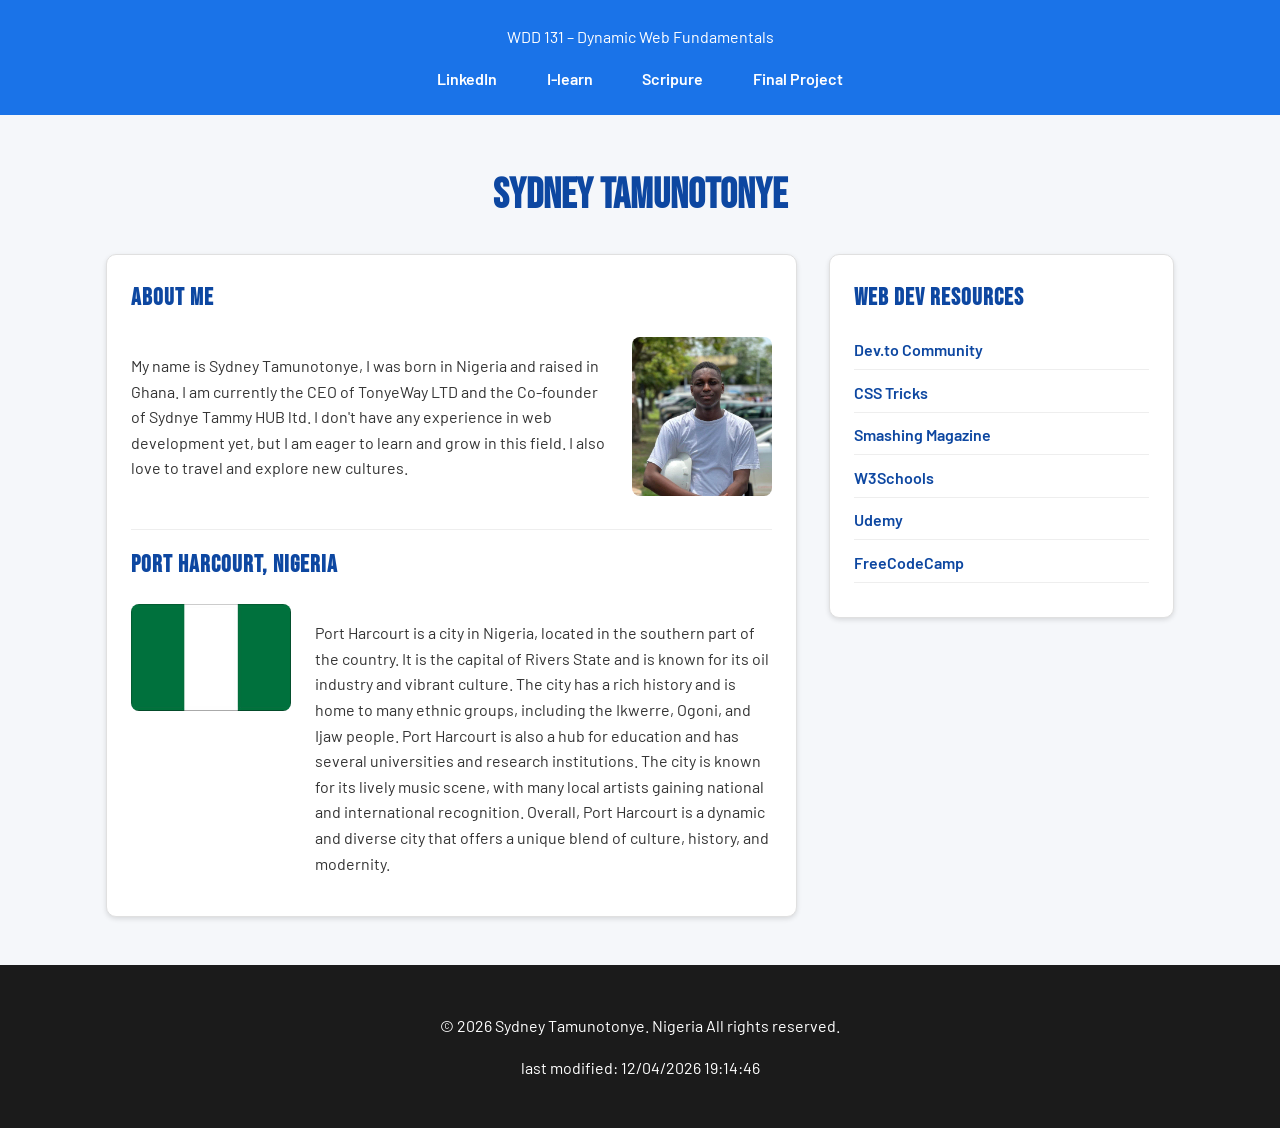
<file: index.html>
<!DOCTYPE html>
<html lang="en">

<head>
    <meta charset="UTF-8">
    <meta name="viewport" content="width=device-width, initial-scale=1.0">
    <meta name="description" content="Welcome to my personal website for WDD131. This site is a creative space where I share my learning journey.">
    <meta name="author" content="Sydney Tamunotonye">
    <link rel="preconnect" href="https://fonts.googleapis.com">
    <link rel="preconnect" href="https://fonts.gstatic.com" crossorigin>
    <link href="https://fonts.googleapis.com/css2?family=Barlow:wght@400;800&family=Bebas+Neue&display=swap"
        rel="stylesheet">
    <link rel="stylesheet" href="styles/base.css">
    <script src="scripts/getdates.js" defer></script>
    <title>WDD 131 – Dynamic Web Fundamentals – Sydney Tamunotonye</title>

</head>

<body>
    <header>
        <span id="course-title">WDD 131 – Dynamic Web Fundamentals</span>
        <nav>
            <ul>
                <li><a href="https://www.linkedin.com/in/sydneytamunotonye/">LinkedIn</a></li>
                <li><a href="https://byupw.instructure.com/">I-learn</a></li>
                <li><a href="https://www.churchofjesuschrist.org/study/scriptures/bofm/2-ne/2?lang=eng">Scripure</a>
                </li>
                <li><a href="contact.html">Final Project</a></li>
            </ul>
        </nav>
    </header>
    <main>
        <h1>Sydney Tamunotonye</h1>
        <div class="content-grid">
            <section class="card">
                <h2>About Me</h2>
                <div class="about-row">
                    <p>My name is Sydney Tamunotonye, I was born in Nigeria and raised in Ghana. I am currently the CEO
                        of TonyeWay LTD and the Co-founder of Sydnye Tammy HUB ltd. I don't have any experience in web
                        development yet, but I am eager to learn and grow in this field. I also love to travel and
                        explore new cultures.</p>
                    <img src="images/personal.jpg" alt="Sydney Tamunotonye" width="300">
                </div>

                <div class="location-block">
                    <h2>Port Harcourt, Nigeria</h2>
                    <div class="location-row">
                        <img src="images/nigeria.jpg" alt="Port Harcourt, Nigeria" width="300">
                        <p>Port Harcourt is a city in Nigeria, located in the southern part of the country. It is the
                            capital of Rivers State and is known for its oil industry and vibrant culture. The city has
                            a rich history and is home to many ethnic groups, including the Ikwerre, Ogoni, and Ijaw
                            people. Port Harcourt is also a hub for education and has several universities and research
                            institutions. The city is known for its lively music scene, with many local artists gaining
                            national and international recognition. Overall, Port Harcourt is a dynamic and diverse city
                            that offers a unique blend of culture, history, and modernity.</p>
                    </div>
                </div>
            </section>

            <section class="card">
                <h2>Web Dev Resources</h2>
                <ul>
                    <li><a href="https://developer.mozilla.org/">Dev.to Community</a></li>
                    <li><a href="https://css-tricks.com/">CSS Tricks</a></li>
                    <li><a href="https://www.smashingmagazine.com/">Smashing Magazine</a></li>
                    <li><a href="https://www.w3schools.com/">W3Schools</a></li>
                    <li><a href="https://www.udemy.com/">Udemy</a></li>
                    <li><a href="https://www.freecodecamp.org/">FreeCodeCamp</a></li>
                </ul>
            </section>
        </div><!-- end .content-grid -->
    </main>
    <footer>
        <p>&copy; <span id="currentyear"></span> Sydney Tamunotonye. Nigeria All rights reserved.</p>
        <p>last modified: <span id="lastmodified"></span></p>
    </footer>
</body>

</html>
</file>
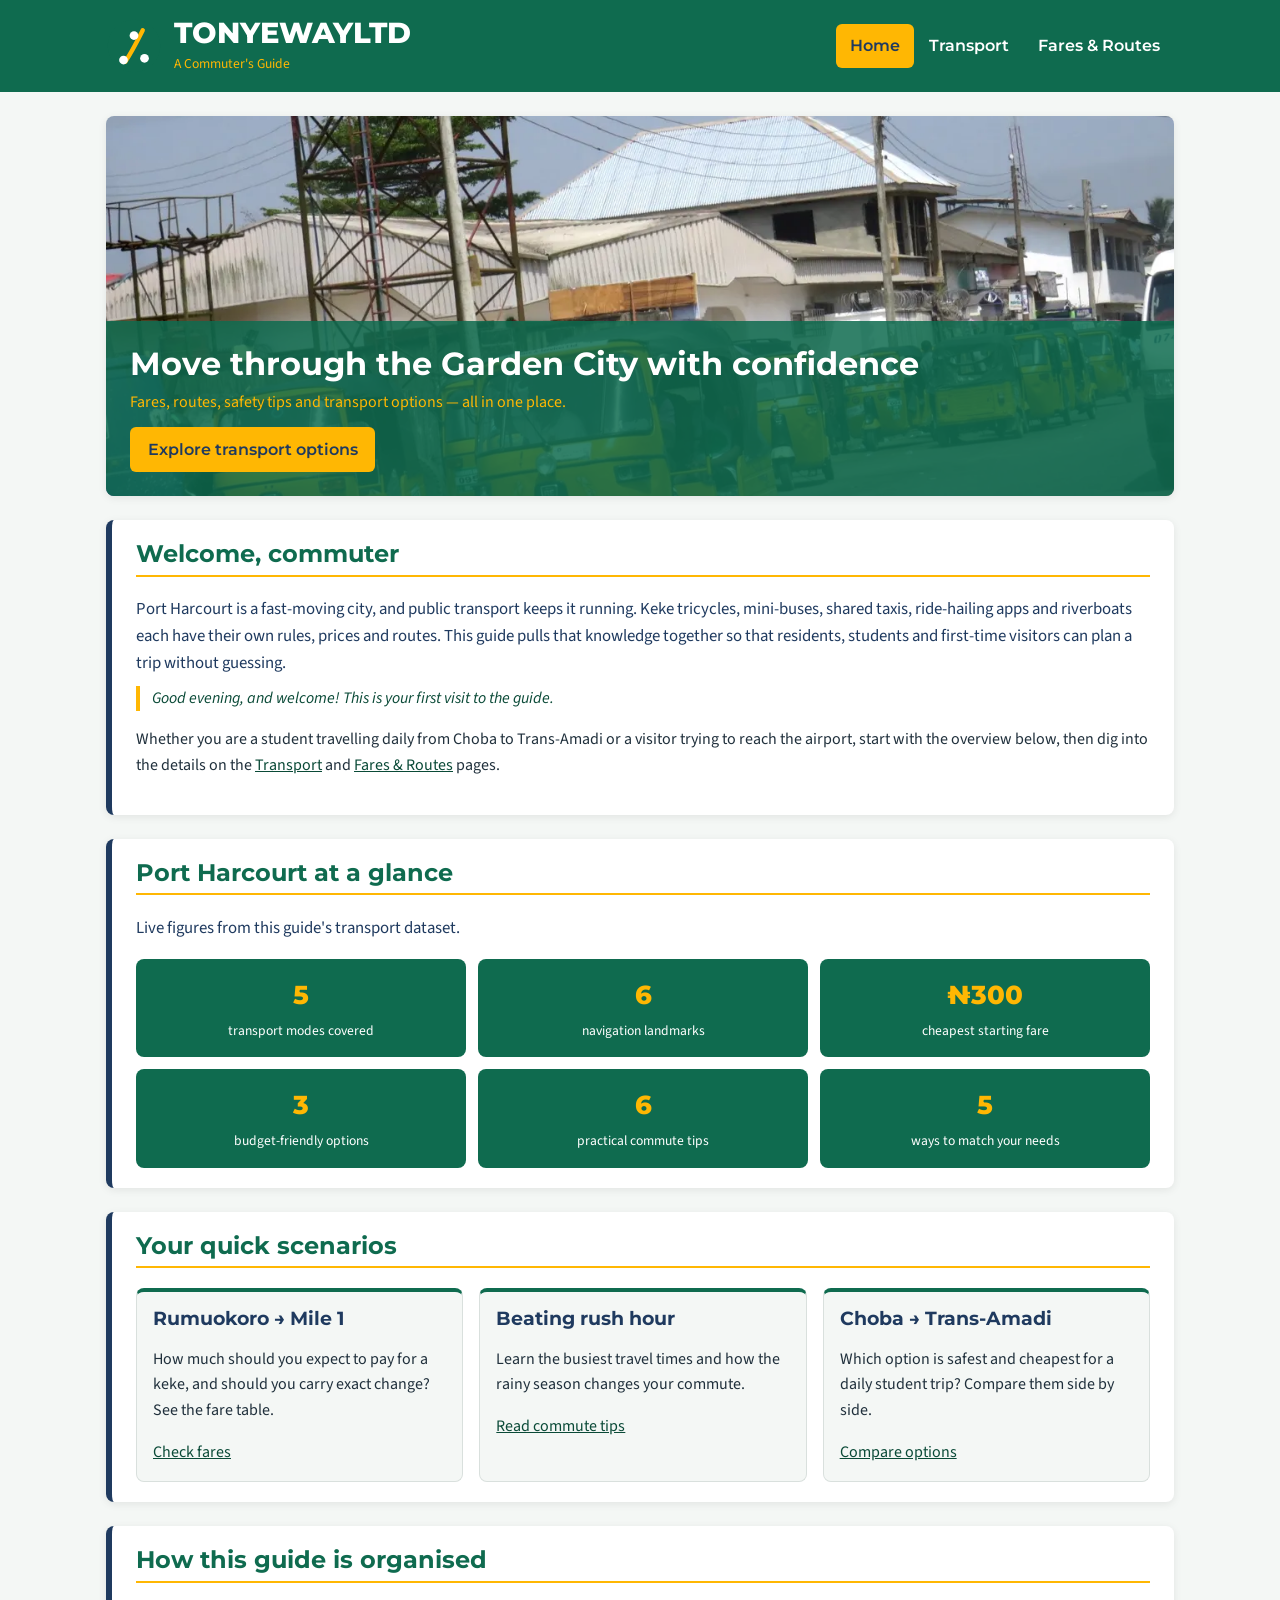
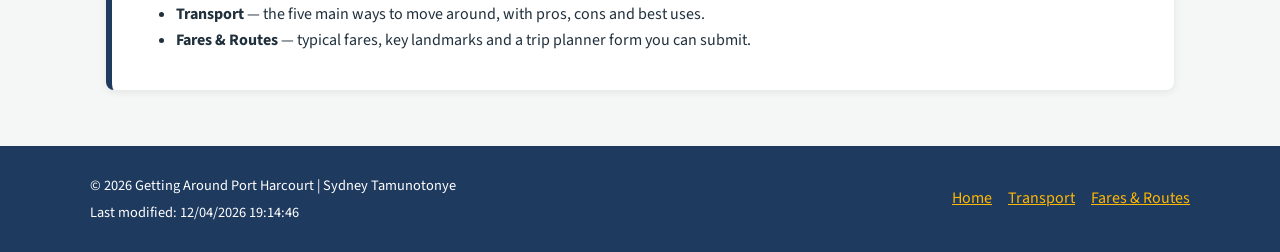
<file: project/index.html>
<!DOCTYPE html>
<html lang="en">

<head>
    <meta charset="UTF-8">
    <meta name="viewport" content="width=device-width, initial-scale=1.0">
    <meta name="description"
        content="Getting Around Port Harcourt: a commuter's guide to keke, buses, taxis, ride-hailing and water transport in Port Harcourt, Rivers State, Nigeria.">
    <meta name="author" content="Sydney Tamunotonye">
    <title>TONYEWAYLTD | Home</title>
    <link rel="icon" href="images/logo.svg" type="image/svg+xml">
    <link rel="preconnect" href="https://fonts.googleapis.com">
    <link rel="preconnect" href="https://fonts.gstatic.com" crossorigin>
    <link
        href="https://fonts.googleapis.com/css2?family=Montserrat:wght@600;800&family=Source+Sans+3:wght@400;600&display=swap"
        rel="stylesheet">
    <link rel="stylesheet" href="styles/base.css">
    <link rel="stylesheet" href="styles/home.css">
</head>

<body>
    <a class="skip-link" href="#main-content">Skip to main content</a>

    <header>
        <div class="header-inner">
            <a class="brand" href="index.html">
                <img src="images/logo.svg" alt="TONYEWAYLTD logo" width="56" height="56">
                <div class="brand-text">
                    <h1>TONYEWAYLTD</h1>
                    <span class="tagline">A Commuter's Guide</span>
                </div>
            </a>

            <button class="nav-toggle" id="nav-toggle" aria-expanded="false" aria-controls="primary-nav">
                <span class="bar"></span>
                <span class="bar"></span>
                <span class="bar"></span>
                <span class="visually-hidden">Menu</span>
            </button>

            <nav id="primary-nav" aria-label="Primary">
                <ul id="nav-list">
                    <li><a href="index.html" aria-current="page">Home</a></li>
                    <li><a href="transport.html">Transport</a></li>
                    <li><a href="fares.html">Fares &amp; Routes</a></li>
                </ul>
            </nav>
        </div>
    </header>

    <main id="main-content">
        <!-- Hero -->
        <div class="hero">
            <img src="images/ph-hero-large.webp"
                srcset="images/ph-hero-small.webp 640w, images/ph-hero-large.webp 1280w" sizes="100vw"
                alt="Keke tricycles and vehicles sharing a busy street in Port Harcourt" width="1280" height="960">
            <div class="hero-caption">
                <h2>Move through the Garden City with confidence</h2>
                <p>Fares, routes, safety tips and transport options — all in one place.</p>
                <a class="btn" href="transport.html">Explore transport options</a>
            </div>
        </div>

        <section>
            <h2>Welcome, commuter</h2>
            <p class="page-intro">
                Port Harcourt is a fast-moving city, and public transport keeps it running. Keke tricycles,
                mini-buses, shared taxis, ride-hailing apps and riverboats each have their own rules, prices and
                routes. This guide pulls that knowledge together so that residents, students and first-time
                visitors can plan a trip without guessing.
            </p>
            <p>
                Whether you are a student travelling daily from Choba to Trans-Amadi or a visitor trying to reach
                the airport, start with the overview below, then dig into the details on the
                <a href="transport.html">Transport</a> and <a href="fares.html">Fares &amp; Routes</a> pages.
            </p>
        </section>


        <section>
            <h2>Port Harcourt at a glance</h2>
            <p class="page-intro">Live figures from this guide's transport dataset.</p>
            <div class="stats" id="stats-grid">
            </div>
        </section>

        <section>
            <h2>Your quick scenarios</h2>
            <div class="scenario-grid">
                <article class="scenario">
                    <h3>Rumuokoro &rarr; Mile 1</h3>
                    <p>How much should you expect to pay for a keke, and should you carry exact change? See the
                        fare table.</p>
                    <a href="fares.html">Check fares</a>
                </article>
                <article class="scenario">
                    <h3>Beating rush hour</h3>
                    <p>Learn the busiest travel times and how the rainy season changes your commute.</p>
                    <a href="fares.html#tips">Read commute tips</a>
                </article>
                <article class="scenario">
                    <h3>Choba &rarr; Trans-Amadi</h3>
                    <p>Which option is safest and cheapest for a daily student trip? Compare them side by side.</p>
                    <a href="transport.html">Compare options</a>
                </article>
            </div>
        </section>

        <section>
            <h2>How this guide is organised</h2>
            <ul>
                <li><strong>Transport</strong> — the five main ways to move around, with pros, cons and best uses.</li>
                <li><strong>Fares &amp; Routes</strong> — typical fares, key landmarks and a trip planner form you can
                    submit.</li>
            </ul>
        </section>
    </main>

    <footer>
        <div class="footer-inner">
            <div>
                <p>&copy; <span id="currentyear"></span> Getting Around Port Harcourt | Sydney Tamunotonye</p>
                <p>Last modified: <span id="lastmodified"></span></p>
            </div>
            <ul class="footer-links">
                <li><a href="index.html">Home</a></li>
                <li><a href="transport.html">Transport</a></li>
                <li><a href="fares.html">Fares &amp; Routes</a></li>
            </ul>
        </div>
    </footer>

    <script src="scripts/getdates.js" defer></script>
    <script src="scripts/nav.js" defer></script>
    <script src="scripts/data.js" defer></script>
    <script src="scripts/home.js" defer></script>
</body>

</html>
</file>
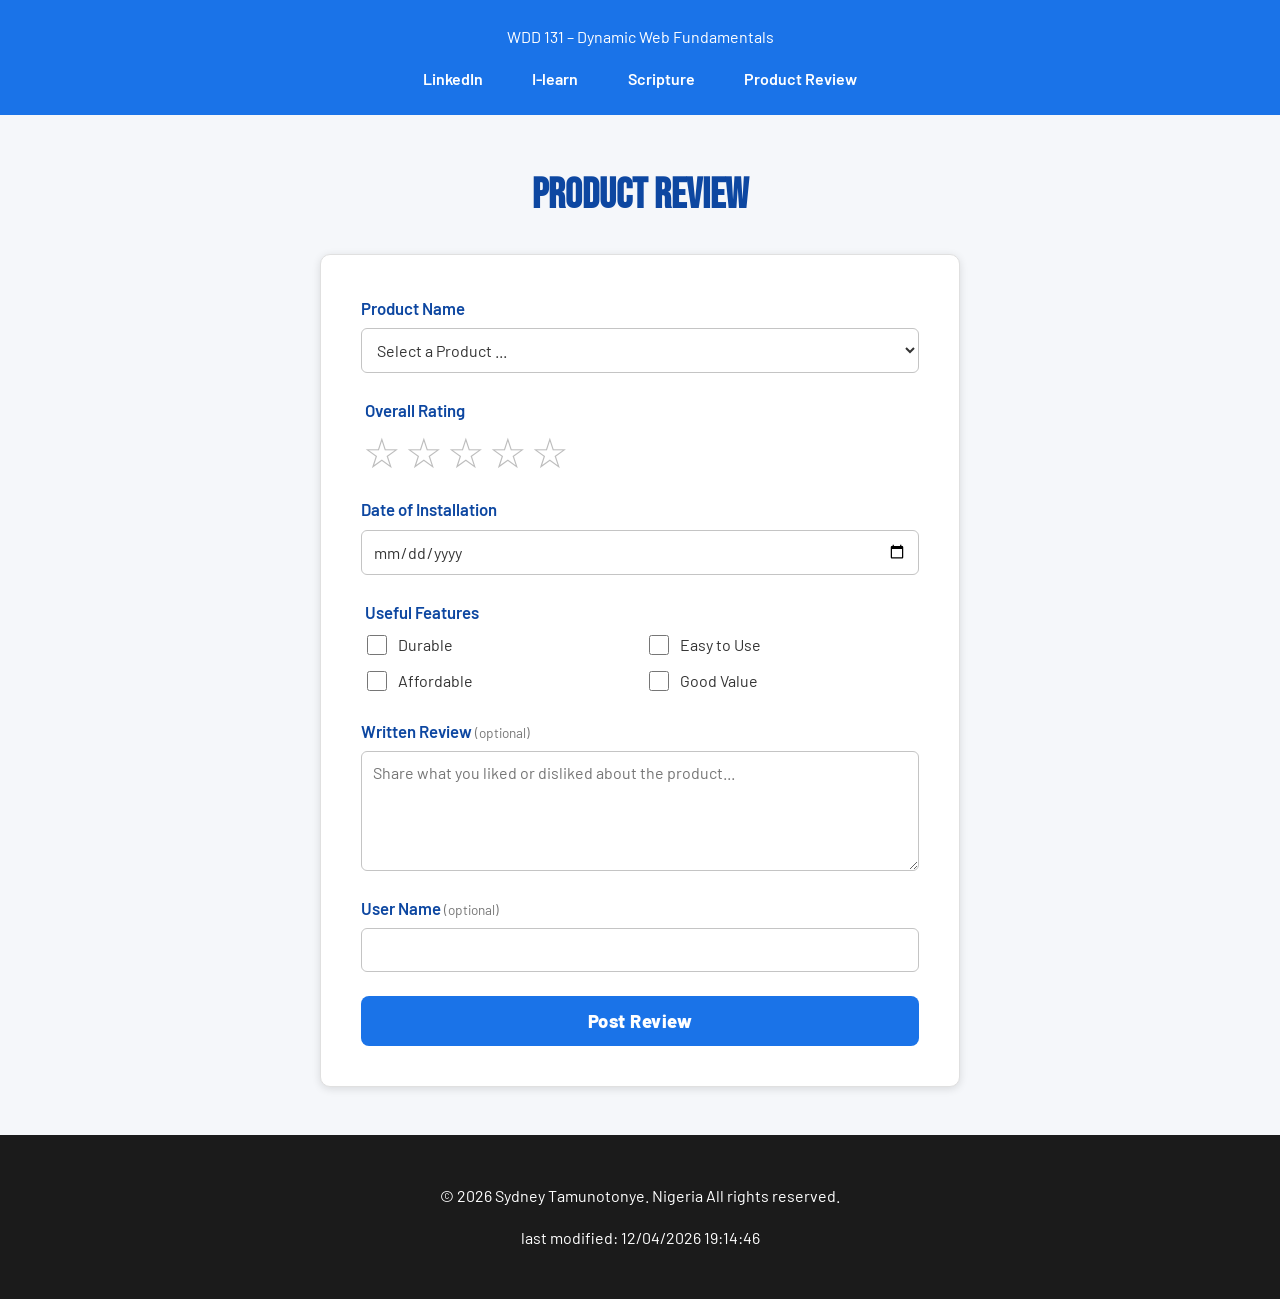
<file: form.html>
<!DOCTYPE html>
<html lang="en">

<head>
    <meta charset="UTF-8">
    <meta name="viewport" content="width=device-width, initial-scale=1.0">
    <meta name="description"
        content="Submit a product review for products you have used. Rate features, installation date, and share your written review.">
    <meta name="author" content="Sydney Tamunotonye">
    <link rel="preconnect" href="https://fonts.googleapis.com">
    <link rel="preconnect" href="https://fonts.gstatic.com" crossorigin>
    <link href="https://fonts.googleapis.com/css2?family=Barlow:wght@400;600;800&family=Bebas+Neue&display=swap"
        rel="stylesheet">
    <link rel="stylesheet" href="styles/base.css">
    <link rel="stylesheet" href="styles/form.css">
    <script src="scripts/getdates.js" defer></script>
    <script src="scripts/form.js" defer></script>
    <title>WDD 131 – Product Review Form – Sydney Tamunotonye</title>
</head>

<body>
    <header>
        <span id="course-title">WDD 131 – Dynamic Web Fundamentals</span>
        <nav>
            <ul>
                <li><a href="https://www.linkedin.com/in/sydneytamunotonye/">LinkedIn</a></li>
                <li><a href="https://byupw.instructure.com/">I-learn</a></li>
                <li><a href="https://www.churchofjesuschrist.org/study/scriptures/bofm/2-ne/2?lang=eng">Scripture</a>
                </li>
                <li><a href="form.html">Product Review</a></li>
            </ul>
        </nav>
    </header>

    <main>
        <h1>Product Review</h1>

        <form method="get" action="review.html" class="review-form">
            <div class="form-field">
                <label for="productName">Product Name</label>
                <select id="productName" name="productName" required>
                    <option value="" disabled selected>Select a Product ...</option>
                </select>
            </div>

            <fieldset class="form-field rating-field">
                <legend>Overall Rating</legend>
                <div class="rating-group">
                    <div class="rating-item">
                        <input type="radio" id="rating1" name="rating" value="1" required>
                        <label for="rating1">&#9734;</label>
                    </div>
                    <div class="rating-item">
                        <input type="radio" id="rating2" name="rating" value="2" required>
                        <label for="rating2">&#9734;</label>
                    </div>
                    <div class="rating-item">
                        <input type="radio" id="rating3" name="rating" value="3" required>
                        <label for="rating3">&#9734;</label>
                    </div>
                    <div class="rating-item">
                        <input type="radio" id="rating4" name="rating" value="4" required>
                        <label for="rating4">&#9734;</label>
                    </div>
                    <div class="rating-item">
                        <input type="radio" id="rating5" name="rating" value="5" required>
                        <label for="rating5">&#9734;</label>
                    </div>
                </div>
            </fieldset>

            <div class="form-field">
                <label for="installDate">Date of Installation</label>
                <input type="date" id="installDate" name="installDate" required>
            </div>

            <fieldset class="form-field features-field">
                <legend>Useful Features</legend>
                <div class="features-group">
                    <div class="feature-item">
                        <input type="checkbox" id="durable" name="features" value="durable">
                        <label for="durable">Durable</label>
                    </div>
                    <div class="feature-item">
                        <input type="checkbox" id="easyToUse" name="features" value="easy to use">
                        <label for="easyToUse">Easy to Use</label>
                    </div>
                    <div class="feature-item">
                        <input type="checkbox" id="affordable" name="features" value="affordable">
                        <label for="affordable">Affordable</label>
                    </div>
                    <div class="feature-item">
                        <input type="checkbox" id="goodValue" name="features" value="good value">
                        <label for="goodValue">Good Value</label>
                    </div>
                </div>
            </fieldset>

            <div class="form-field">
                <label for="writtenReview">Written Review <span class="optional">(optional)</span></label>
                <textarea id="writtenReview" name="writtenReview" rows="5"
                    placeholder="Share what you liked or disliked about the product..."></textarea>
            </div>

            <div class="form-field">
                <label for="userName">User Name <span class="optional">(optional)</span></label>
                <input type="text" id="userName" name="userName">
            </div>

            <div class="form-field submit-field">
                <input type="submit" value="Post Review" class="submit-btn">
            </div>
        </form>
    </main>

    <footer>
        <p>&copy; <span id="currentyear"></span> Sydney Tamunotonye. Nigeria All rights reserved.</p>
        <p>last modified: <span id="lastmodified"></span></p>
    </footer>
</body>

</html>
</file>
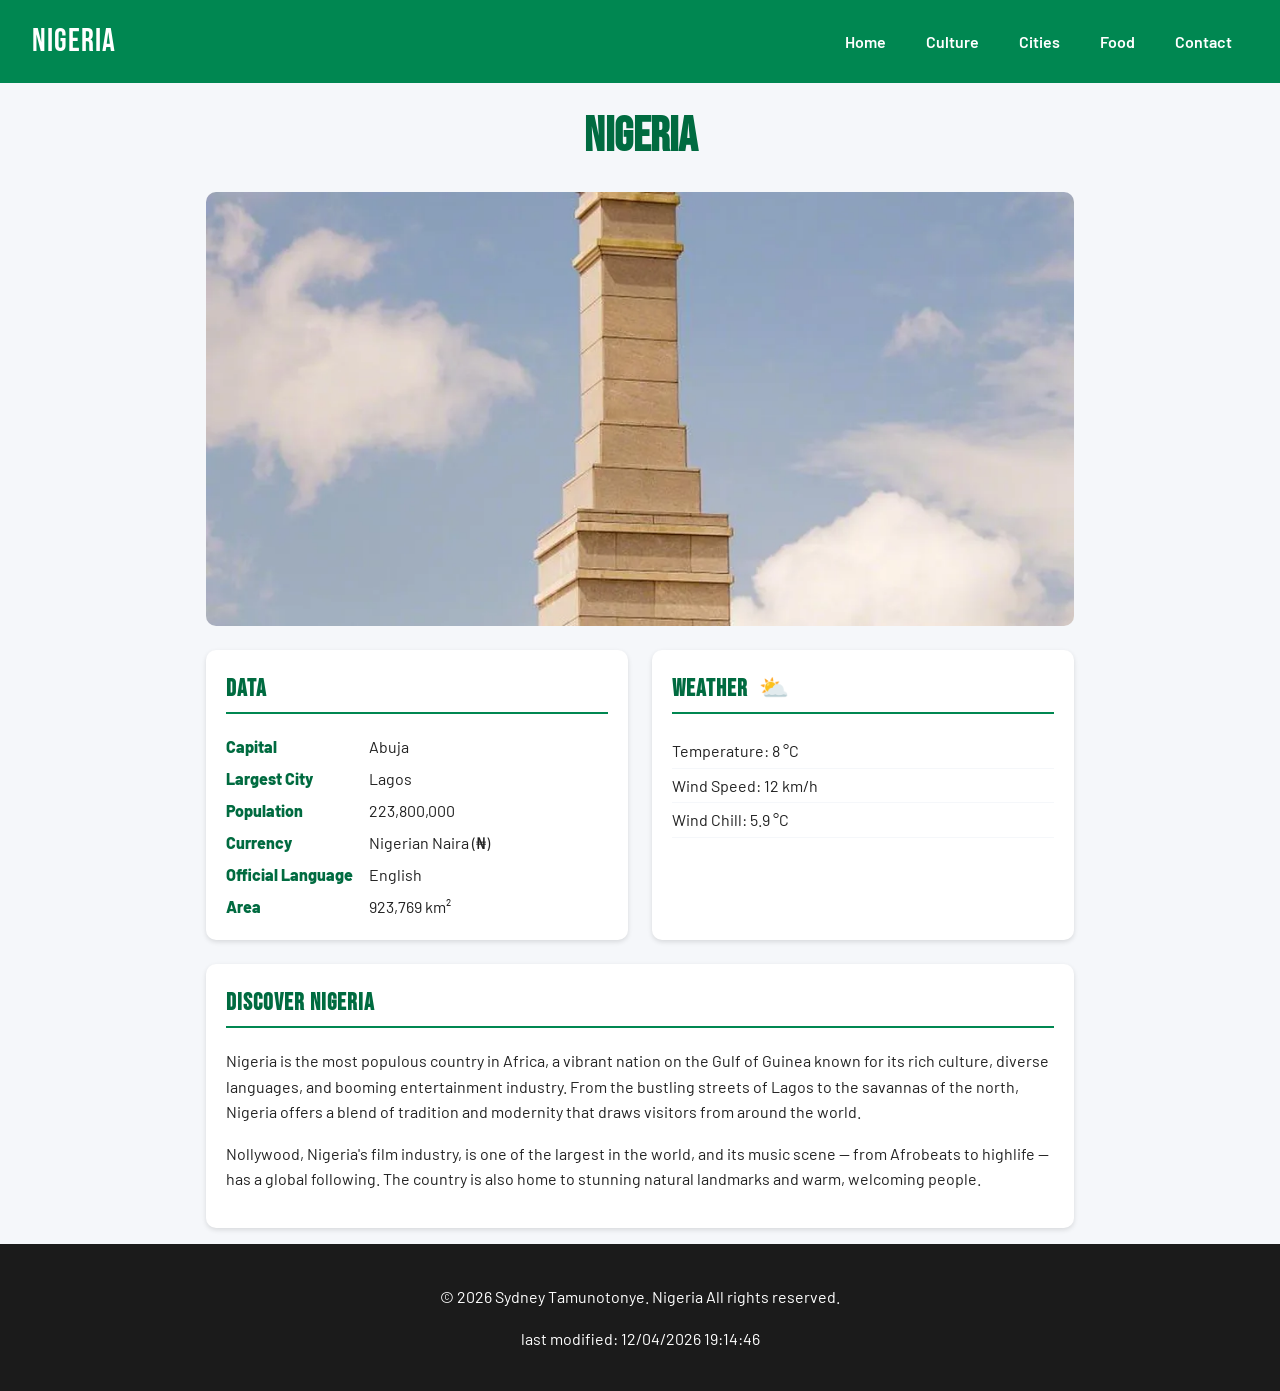
<file: place.html>
<!DOCTYPE html>
<html lang="en">

<head>
    <meta charset="UTF-8">
    <meta name="viewport" content="width=device-width, initial-scale=1.0">
    <meta name="description"
        content="A responsive country page about Nigeria, built for WDD131 using HTML, CSS, JavaScript and responsive images.">
    <meta name="author" content="Sydney Tamunotonye">
    <title>Nigeria — Place Page</title>
    <link rel="preconnect" href="https://fonts.googleapis.com">
    <link rel="preconnect" href="https://fonts.gstatic.com" crossorigin>
    <link href="https://fonts.googleapis.com/css2?family=Bebas+Neue&family=Barlow:wght@400;600;800&display=swap"
        rel="stylesheet">
    <link rel="stylesheet" href="styles/place.css">
    <script src="scripts/place.js" defer></script>
</head>

<body>
    <header>
        <span class="site-name">NIGERIA</span>
        <button id="menu-button" class="hamburger" aria-label="Toggle navigation menu" aria-expanded="false"></button>
        <nav id="primary-nav">
            <ul>
                <li><a href="#">Home</a></li>
                <li><a href="#">Culture</a></li>
                <li><a href="#">Cities</a></li>
                <li><a href="#">Food</a></li>
                <li><a href="#">Contact</a></li>
            </ul>
        </nav>
    </header>

    <main>
        <h1>Nigeria</h1>

       
        <picture class="hero">
            <source media="(min-width: 768px)" srcset="images/nigeria-hero-large.webp" type="image/webp">
            <img src="images/nigeria-hero-small.webp" alt="A scenic view of Nigeria's landscape" width="1000"
                height="500">
        </picture>

        <section class="info-grid">
            <div class="card data">
                <h2>Data</h2>
                <dl>
                    <dt>Capital</dt>
                    <dd>Abuja</dd>
                    <dt>Largest City</dt>
                    <dd>Lagos</dd>
                    <dt>Population</dt>
                    <dd>223,800,000</dd>
                    <dt>Currency</dt>
                    <dd>Nigerian Naira (₦)</dd>
                    <dt>Official Language</dt>
                    <dd>English</dd>
                    <dt>Area</dt>
                    <dd>923,769 km²</dd>
                </dl>
            </div>

            <div class="card weather">
                <h2>Weather</h2>
                <!-- SVG weather icon shown in mobile view -->
                <img class="weather-icon" src="images/weather-icon.svg" alt="Partly cloudy weather icon" width="60"
                    height="60">
                <ul>
                    <li>Temperature: <span id="temperature">8&nbsp;°C</span></li>
                    <li>Wind Speed: <span id="windspeed">12&nbsp;km/h</span></li>
                    <li>Wind Chill: <span id="windchill"></span></li>
                </ul>
            </div>
        </section>

        <section class="card content">
            <h2>Discover Nigeria</h2>
            <p>
                Nigeria is the most populous country in Africa, a vibrant nation on the Gulf of
                Guinea known for its rich culture, diverse languages, and booming entertainment
                industry. From the bustling streets of Lagos to the savannas of the north, Nigeria
                offers a blend of tradition and modernity that draws visitors from around the world.
            </p>
            <p>
                Nollywood, Nigeria's film industry, is one of the largest in the world, and its music
                scene — from Afrobeats to highlife — has a global following. The country is also home to
                stunning natural landmarks and warm, welcoming people.
            </p>
        </section>
    </main>

    <footer>
        <p>&copy; <span id="currentyear"></span> Sydney Tamunotonye. Nigeria All rights reserved.</p>
        <p>last modified: <span id="lastmodified"></span></p>
    </footer>
</body>

</html>
</file>
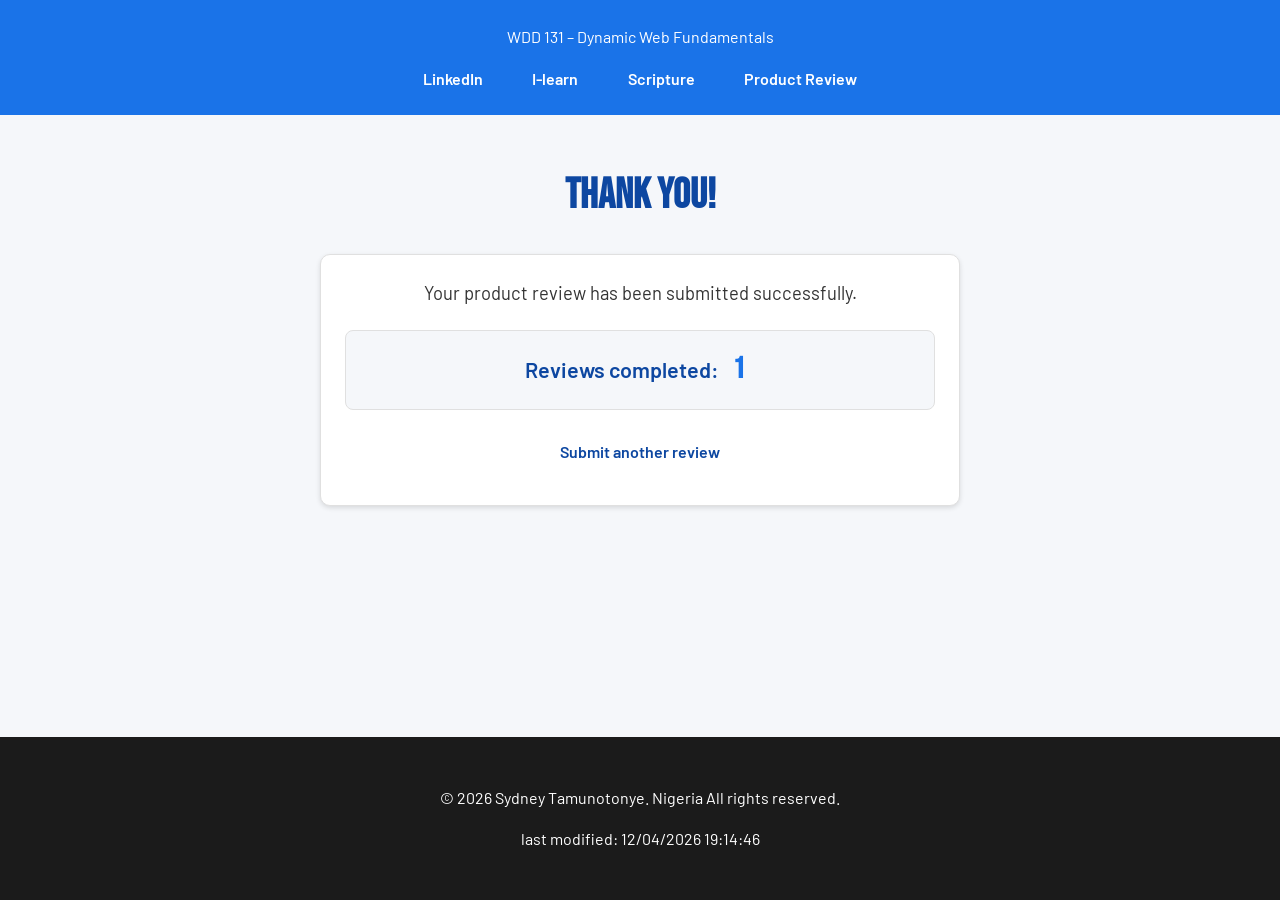
<file: review.html>
<!DOCTYPE html>
<html lang="en">

<head>
    <meta charset="UTF-8">
    <meta name="viewport" content="width=device-width, initial-scale=1.0">
    <meta name="description" content="Confirmation page shown after a product review is submitted.">
    <meta name="author" content="Sydney Tamunotonye">
    <link rel="preconnect" href="https://fonts.googleapis.com">
    <link rel="preconnect" href="https://fonts.gstatic.com" crossorigin>
    <link href="https://fonts.googleapis.com/css2?family=Barlow:wght@400;600;800&family=Bebas+Neue&display=swap"
        rel="stylesheet">
    <link rel="stylesheet" href="styles/base.css">
    <link rel="stylesheet" href="styles/form.css">
    <script src="scripts/getdates.js" defer></script>
    <script src="scripts/review.js" defer></script>
    <title>WDD 131 – Review Confirmation – Sydney Tamunotonye</title>
</head>

<body>
    <header>
        <span id="course-title">WDD 131 – Dynamic Web Fundamentals</span>
        <nav>
            <ul>
                <li><a href="https://www.linkedin.com/in/sydneytamunotonye/">LinkedIn</a></li>
                <li><a href="https://byupw.instructure.com/">I-learn</a></li>
                <li><a href="https://www.churchofjesuschrist.org/study/scriptures/bofm/2-ne/2?lang=eng">Scripture</a>
                </li>
                <li><a href="form.html">Product Review</a></li>
            </ul>
        </nav>
    </header>

    <main>
        <h1>Thank You!</h1>

        <section class="confirmation card">
            <p class="confirmation-message">Your product review has been submitted successfully.</p>
            <p class="review-counter">
                Reviews completed: <span id="reviewCount">0</span>
            </p>
            <p><a class="back-link" href="form.html">Submit another review</a></p>
        </section>
    </main>

    <footer>
        <p>&copy; <span id="currentyear"></span> Sydney Tamunotonye. Nigeria All rights reserved.</p>
        <p>last modified: <span id="lastmodified"></span></p>
    </footer>
</body>

</html>
</file>
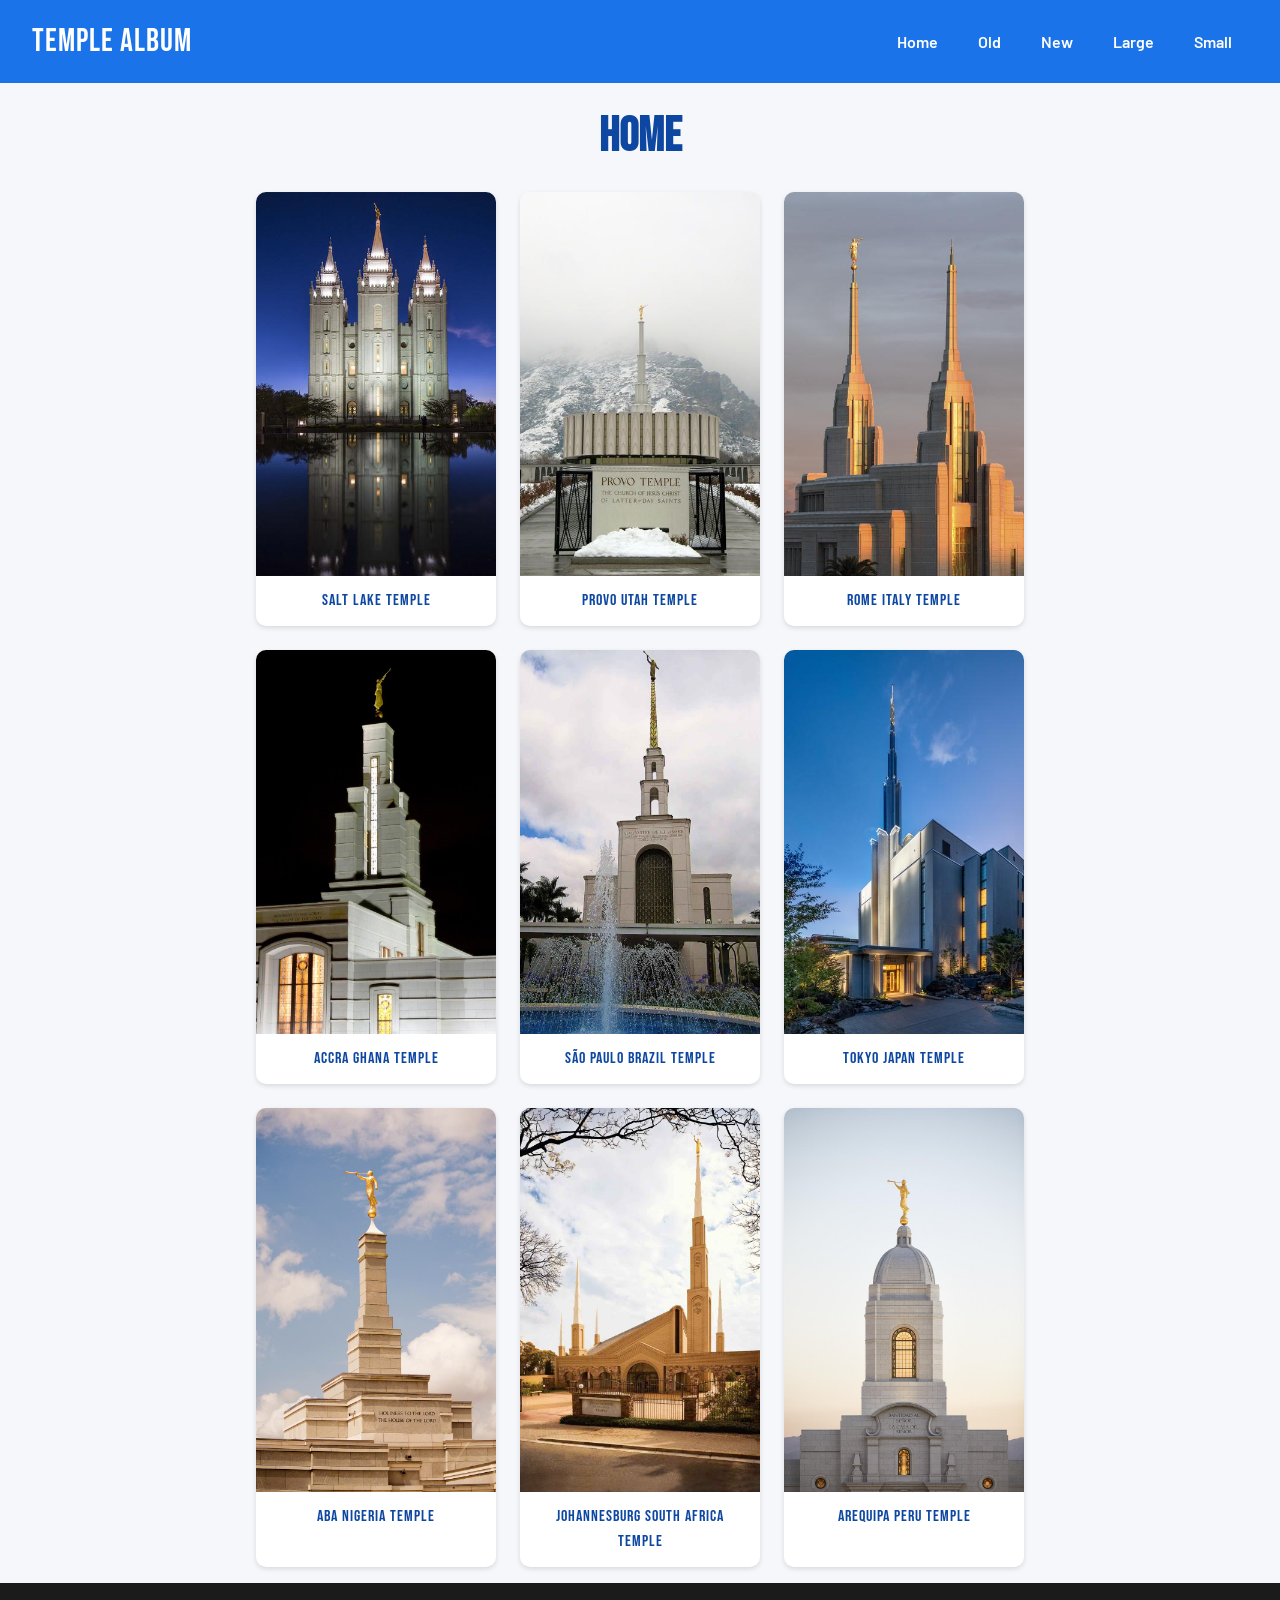
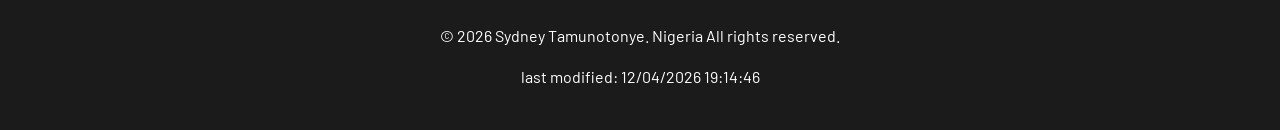
<file: temples.html>
<!DOCTYPE html>
<html lang="en">

<head>
    <meta charset="UTF-8">
    <meta name="viewport" content="width=device-width, initial-scale=1.0">
    <meta name="description"
        content="A responsive Temple Album page showcasing temples from around the world, built for WDD131.">
    <meta name="author" content="Sydney Tamunotonye">
    <title>Temple Album</title>
    <link rel="preconnect" href="https://fonts.googleapis.com">
    <link rel="preconnect" href="https://fonts.gstatic.com" crossorigin>
    <link href="https://fonts.googleapis.com/css2?family=Bebas+Neue&family=Barlow:wght@400;600;800&display=swap"
        rel="stylesheet">
    <link rel="stylesheet" href="styles/temples.css">
    <link rel="stylesheet" href="styles/temples-large.css">
    <script src="scripts/temples.js" defer></script>
</head>

<body>
    <header>
        <span class="site-name">Temple Album</span>
        <button id="menu-button" class="hamburger" aria-label="Toggle navigation menu" aria-expanded="false"></button>
        <nav id="primary-nav">
            <ul>
                <li><a href="#">Home</a></li>
                <li><a href="#">Old</a></li>
                <li><a href="#">New</a></li>
                <li><a href="#">Large</a></li>
                <li><a href="#">Small</a></li>
            </ul>
        </nav>
    </header>

    <main>
        <h1>Home</h1>

        <div class="album">
            <figure>
                <img src="images/saltlake.jpg" alt="Salt Lake Temple" width="400" height="300" loading="lazy">
                <figcaption>Salt Lake Temple</figcaption>
            </figure>
            <figure>
                <img src="images/provotemple.jpg" alt="Provo Utah Temple" width="400" height="300" loading="lazy">
                <figcaption>Provo Utah Temple</figcaption>
            </figure>
            <figure>
                <img src="images/rometemple.jpg" alt="Rome Italy Temple" width="400" height="300" loading="lazy">
                <figcaption>Rome Italy Temple</figcaption>
            </figure>
            <figure>
                <img src="images/accraghana1.jpg" alt="Accra Ghana Temple" width="400" height="300" loading="lazy">
                <figcaption>Accra Ghana Temple</figcaption>
            </figure>
            <figure>
                <img src="images/saopaulobrazil2.jpg" alt="São Paulo Brazil Temple" width="400" height="300"
                    loading="lazy">
                <figcaption>São Paulo Brazil Temple</figcaption>
            </figure>
            <figure>
                <img src="images/tokyojapantemple.jpeg" alt="Tokyo Japan Temple" width="400" height="300"
                    loading="lazy">
                <figcaption>Tokyo Japan Temple</figcaption>
            </figure>
            <figure>
                <img src="images/abanigeria.jpg" alt="Aba Nigeria Temple" width="400" height="300" loading="lazy">
                <figcaption>Aba Nigeria Temple</figcaption>
            </figure>
            <figure>
                <img src="images/johannesburgsouthafrica1.jpg" alt="Johannesburg South Africa Temple" width="400"
                    height="300" loading="lazy">
                <figcaption>Johannesburg South Africa Temple</figcaption>
            </figure>
            <figure>
                <img src="images/arequipa1.jpg" alt="Arequipa Peru Temple" width="400" height="300" loading="lazy">
                <figcaption>Arequipa Peru Temple</figcaption>
            </figure>
        </div>
    </main>

    <footer>
        <p>&copy; <span id="currentyear"></span> Sydney Tamunotonye. Nigeria All rights reserved.</p>
        <p>last modified: <span id="lastmodified"></span></p>
    </footer>
</body>

</html>
</file>
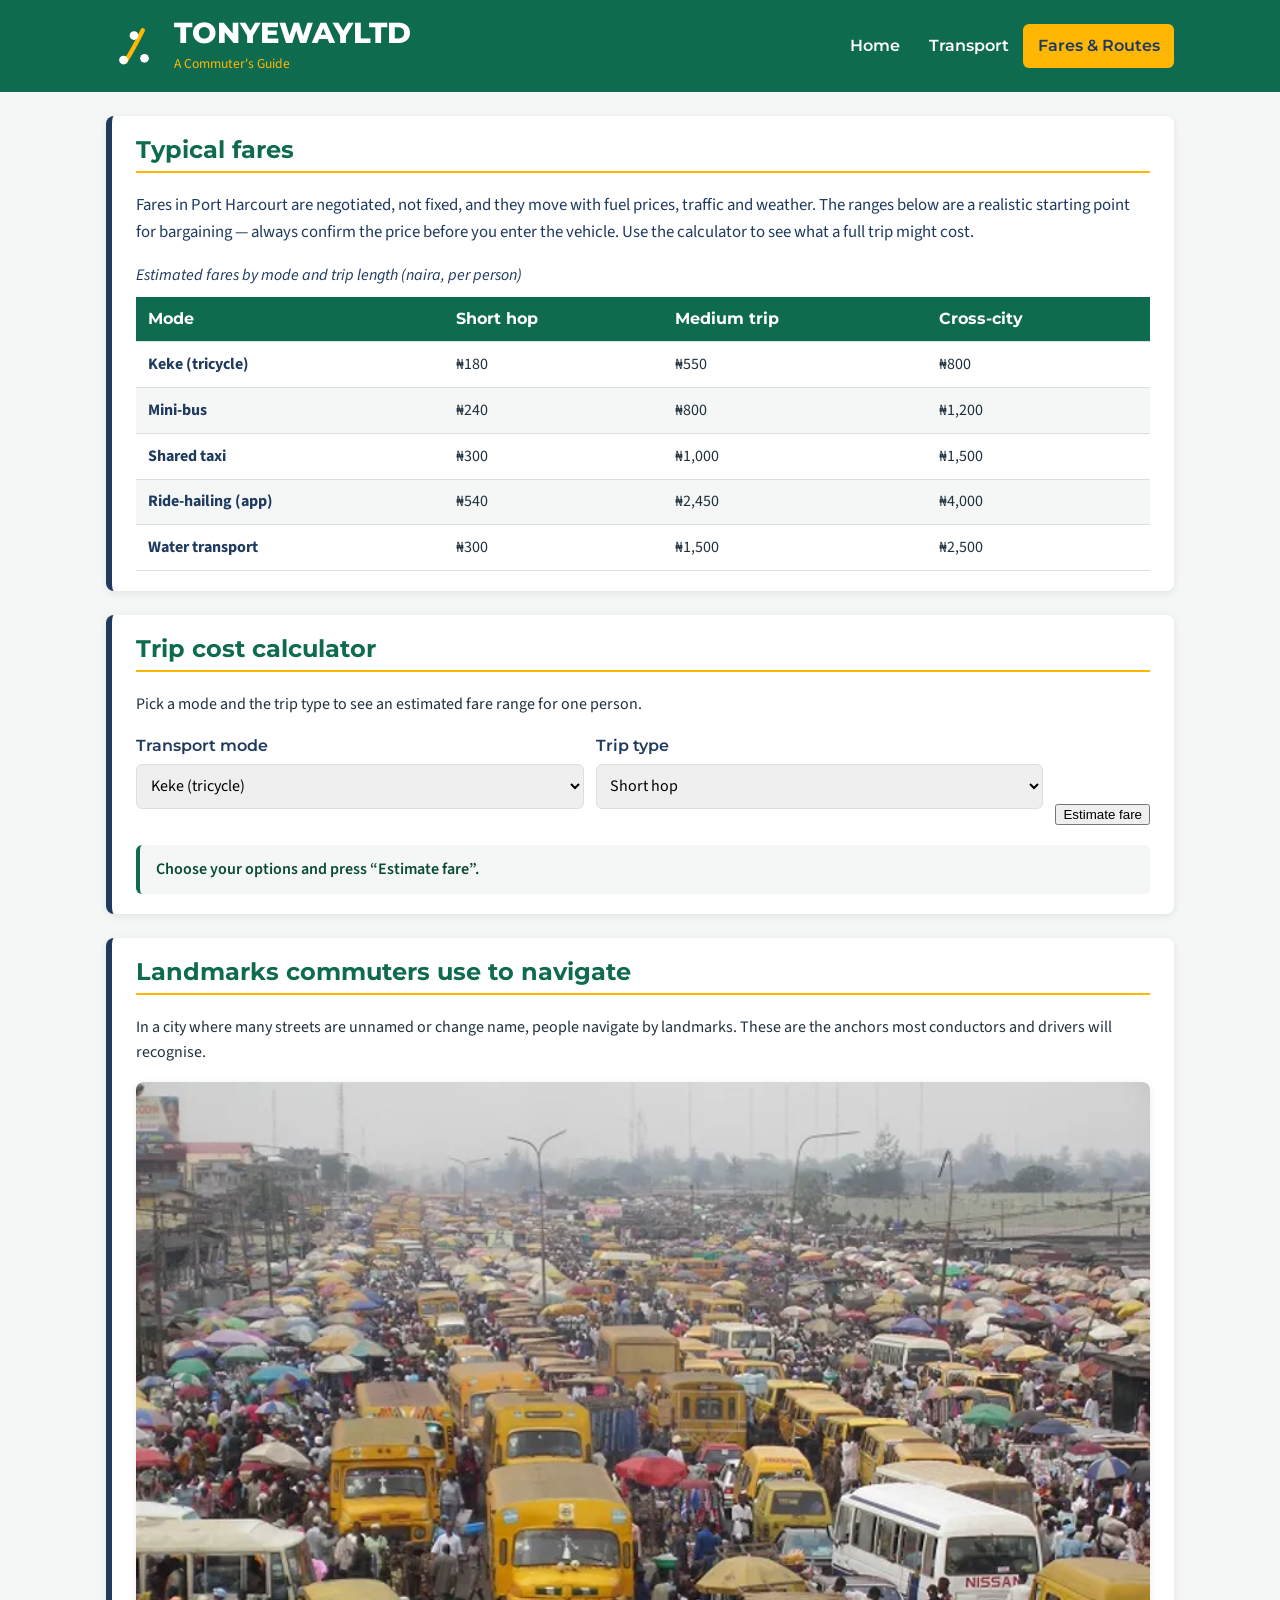
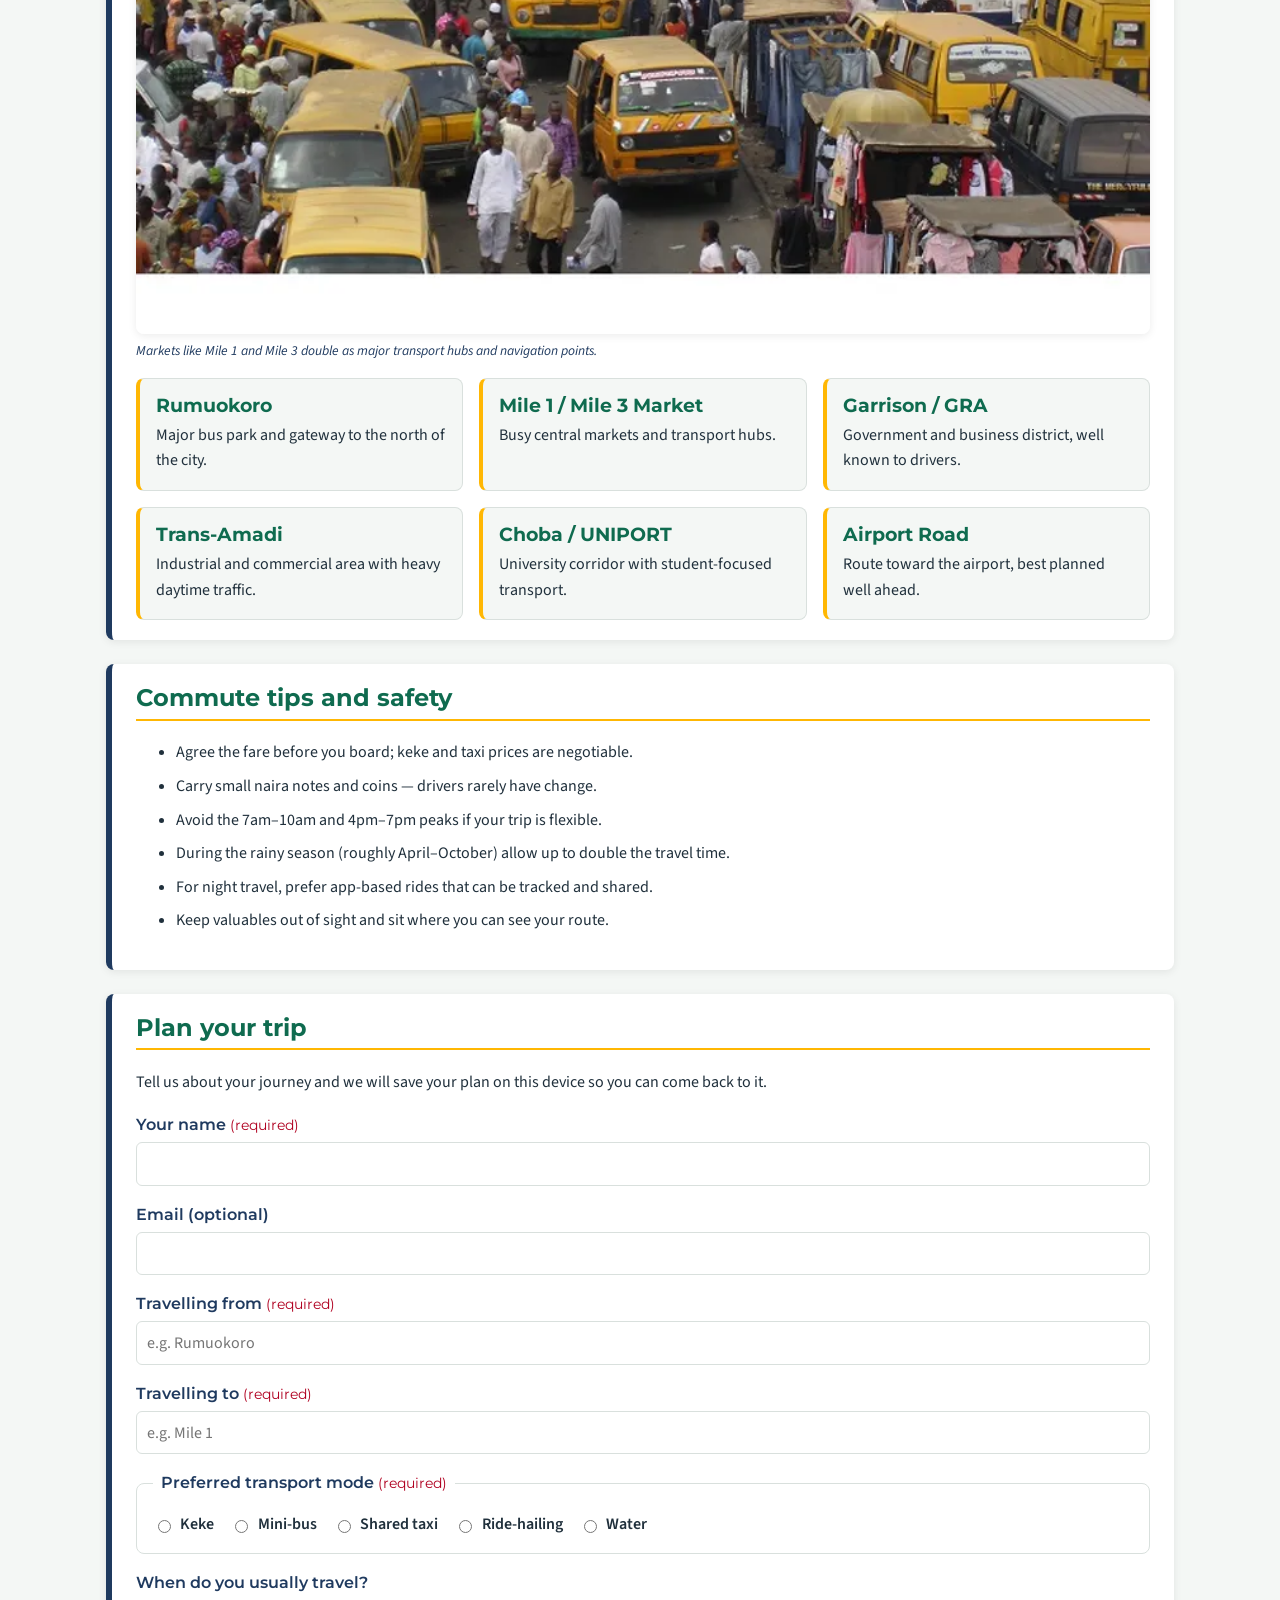
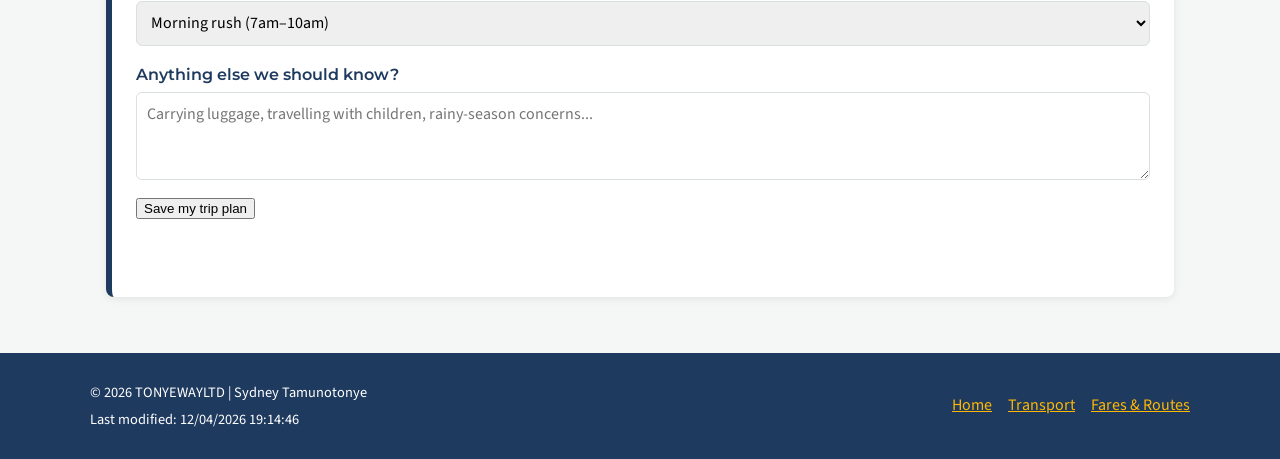
<file: project/fares.html>
<!DOCTYPE html>
<html lang="en">

<head>
    <meta charset="UTF-8">
    <meta name="viewport" content="width=device-width, initial-scale=1.0">
    <meta name="description"
        content="Typical fares, major routes and landmarks, commute tips, and a trip planner form for public transport in Port Harcourt, Rivers State.">
    <meta name="author" content="Sydney Tamunotonye">
    <title>Fares &amp; Routes | TONYEWAYLTD</title>
    <link rel="icon" href="images/logo.svg" type="image/svg+xml">
    <link rel="preconnect" href="https://fonts.googleapis.com">
    <link rel="preconnect" href="https://fonts.gstatic.com" crossorigin>
    <link
        href="https://fonts.googleapis.com/css2?family=Montserrat:wght@600;800&family=Source+Sans+3:wght@400;600&display=swap"
        rel="stylesheet">
    <link rel="stylesheet" href="styles/base.css">
    <link rel="stylesheet" href="styles/fares.css">
</head>

<body>
    <a class="skip-link" href="#main-content">Skip to main content</a>

    <header>
        <div class="header-inner">
            <a class="brand" href="index.html">
                <img src="images/logo.svg" alt="TONYEWAYLTD logo" width="56" height="56">
                <div class="brand-text">
                    <h1>TONYEWAYLTD</h1>
                    <span class="tagline">A Commuter's Guide</span>
                </div>
            </a>

            <button class="nav-toggle" id="nav-toggle" aria-expanded="false" aria-controls="primary-nav">
                <span class="bar"></span>
                <span class="bar"></span>
                <span class="bar"></span>
                <span class="visually-hidden">Menu</span>
            </button>

            <nav id="primary-nav" aria-label="Primary">
                <ul id="nav-list">
                    <li><a href="index.html">Home</a></li>
                    <li><a href="transport.html">Transport</a></li>
                    <li><a href="fares.html" aria-current="page">Fares &amp; Routes</a></li>
                </ul>
            </nav>
        </div>
    </header>

    <main id="main-content">
        <section>
            <h2>Typical fares</h2>
            <p class="page-intro">
                Fares in Port Harcourt are negotiated, not fixed, and they move with fuel prices, traffic and weather.
                The ranges below are a realistic starting point for bargaining — always confirm the price before you
                enter the vehicle. Use the calculator to see what a full trip might cost.
            </p>

            <div class="table-wrap">
                <table>
                    <caption>Estimated fares by mode and trip length (naira, per person)</caption>
                    <thead>
                        <tr>
                            <th scope="col">Mode</th>
                            <th scope="col">Short hop</th>
                            <th scope="col">Medium trip</th>
                            <th scope="col">Cross-city</th>
                        </tr>
                    </thead>
                    <tbody id="fare-body">
                    </tbody>
                </table>
            </div>
        </section>

        <section>
            <h2>Trip cost calculator</h2>
            <p>Pick a mode and the trip type to see an estimated fare range for one person.</p>
            <div class="calculator">
                <div class="field">
                    <label for="calc-mode">Transport mode</label>
                    <select id="calc-mode">
                        <option value="Keke (tricycle)">Keke (tricycle)</option>
                        <option value="Mini-bus">Mini-bus</option>
                        <option value="Shared taxi">Shared taxi</option>
                        <option value="Ride-hailing (app)">Ride-hailing (app)</option>
                        <option value="Water transport">Water transport</option>
                    </select>
                </div>
                <div class="field">
                    <label for="calc-trip">Trip type</label>
                    <select id="calc-trip">
                        <option value="Short hop">Short hop</option>
                        <option value="Medium trip">Medium trip</option>
                        <option value="Cross-city">Cross-city</option>
                    </select>
                </div>
                <button type="button" class="btn" id="calc-btn">Estimate fare</button>
                <p class="calc-output" id="calc-output" aria-live="polite">Choose your options and press
                    &ldquo;Estimate fare&rdquo;.</p>
            </div>
        </section>

        <section>
            <h2>Landmarks commuters use to navigate</h2>
            <p>
                In a city where many streets are unnamed or change name, people navigate by landmarks. These are the
                anchors most conductors and drivers will recognise.
            </p>
            <figure class="photo">
                <img src="images/market.webp" alt="A market area in Port Harcourt used as a transport landmark"
                    width="800" height="673" loading="lazy" decoding="async">
                <figcaption>
                    Markets like Mile 1 and Mile 3 double as major transport hubs and navigation points.
                </figcaption>
            </figure>
            <div class="landmark-grid" id="landmark-grid">
            </div>
        </section>

        <section id="tips">
            <h2>Commute tips and safety</h2>
            <ul id="tips-list">
            </ul>
        </section>

        <section id="planner">
            <h2>Plan your trip</h2>
            <p>Tell us about your journey and we will save your plan on this device so you can come back to it.</p>

            <form id="trip-form" novalidate>
                <div class="field">
                    <label for="name">Your name <span class="req">(required)</span></label>
                    <input type="text" id="name" name="name" required autocomplete="name">
                </div>

                <div class="field">
                    <label for="email">Email (optional)</label>
                    <input type="email" id="email" name="email" autocomplete="email">
                </div>

                <div class="field">
                    <label for="from">Travelling from <span class="req">(required)</span></label>
                    <input type="text" id="from" name="from" required placeholder="e.g. Rumuokoro">
                </div>

                <div class="field">
                    <label for="to">Travelling to <span class="req">(required)</span></label>
                    <input type="text" id="to" name="to" required placeholder="e.g. Mile 1">
                </div>

                <fieldset>
                    <legend>Preferred transport mode <span class="req">(required)</span></legend>
                    <div class="radio-row">
                        <label><input type="radio" name="mode" value="Keke (tricycle)" required> Keke</label>
                        <label><input type="radio" name="mode" value="Mini-bus"> Mini-bus</label>
                        <label><input type="radio" name="mode" value="Shared taxi"> Shared taxi</label>
                        <label><input type="radio" name="mode" value="Ride-hailing (app)"> Ride-hailing</label>
                        <label><input type="radio" name="mode" value="Water transport"> Water</label>
                    </div>
                </fieldset>

                <div class="field">
                    <label for="when">When do you usually travel?</label>
                    <select id="when" name="when">
                        <option value="Early morning (before 7am)">Early morning (before 7am)</option>
                        <option value="Morning rush (7am-10am)" selected>Morning rush (7am&ndash;10am)</option>
                        <option value="Midday">Midday</option>
                        <option value="Evening rush (4pm-7pm)">Evening rush (4pm&ndash;7pm)</option>
                        <option value="Night (after 7pm)">Night (after 7pm)</option>
                    </select>
                </div>

                <div class="field">
                    <label for="notes">Anything else we should know?</label>
                    <textarea id="notes" name="notes" rows="3"
                        placeholder="Carrying luggage, travelling with children, rainy-season concerns..."></textarea>
                </div>

                <button type="submit" class="btn">Save my trip plan</button>
                <p class="form-status" id="form-status" aria-live="polite"></p>
            </form>
        </section>
    </main>

    <footer>
        <div class="footer-inner">
            <div>
                <p>&copy; <span id="currentyear"></span> TONYEWAYLTD | Sydney Tamunotonye</p>
                <p>Last modified: <span id="lastmodified"></span></p>
            </div>
            <ul class="footer-links">
                <li><a href="index.html">Home</a></li>
                <li><a href="transport.html">Transport</a></li>
                <li><a href="fares.html">Fares &amp; Routes</a></li>
            </ul>
        </div>
    </footer>

    <script src="scripts/getdates.js" defer></script>
    <script src="scripts/nav.js" defer></script>
    <script src="scripts/data.js" defer></script>
    <script src="scripts/fares.js" defer></script>
</body>

</html>
</file>
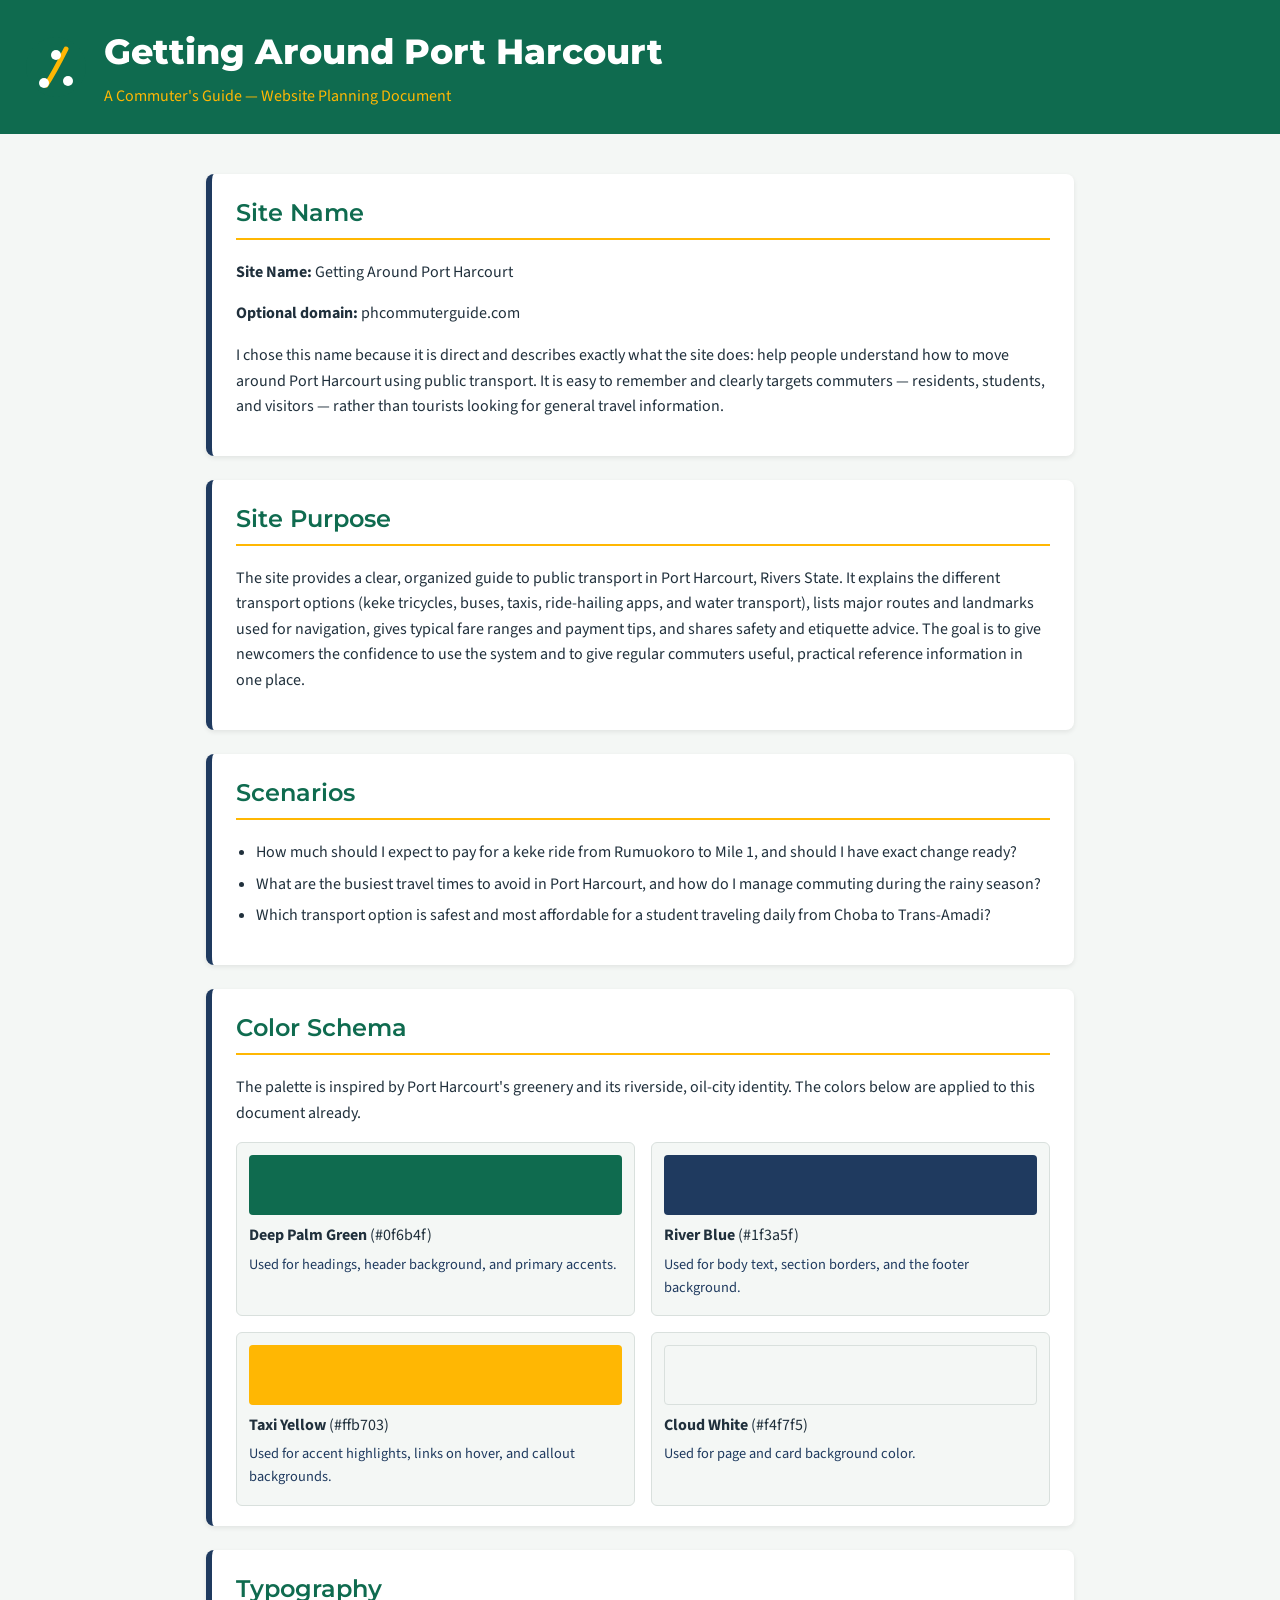
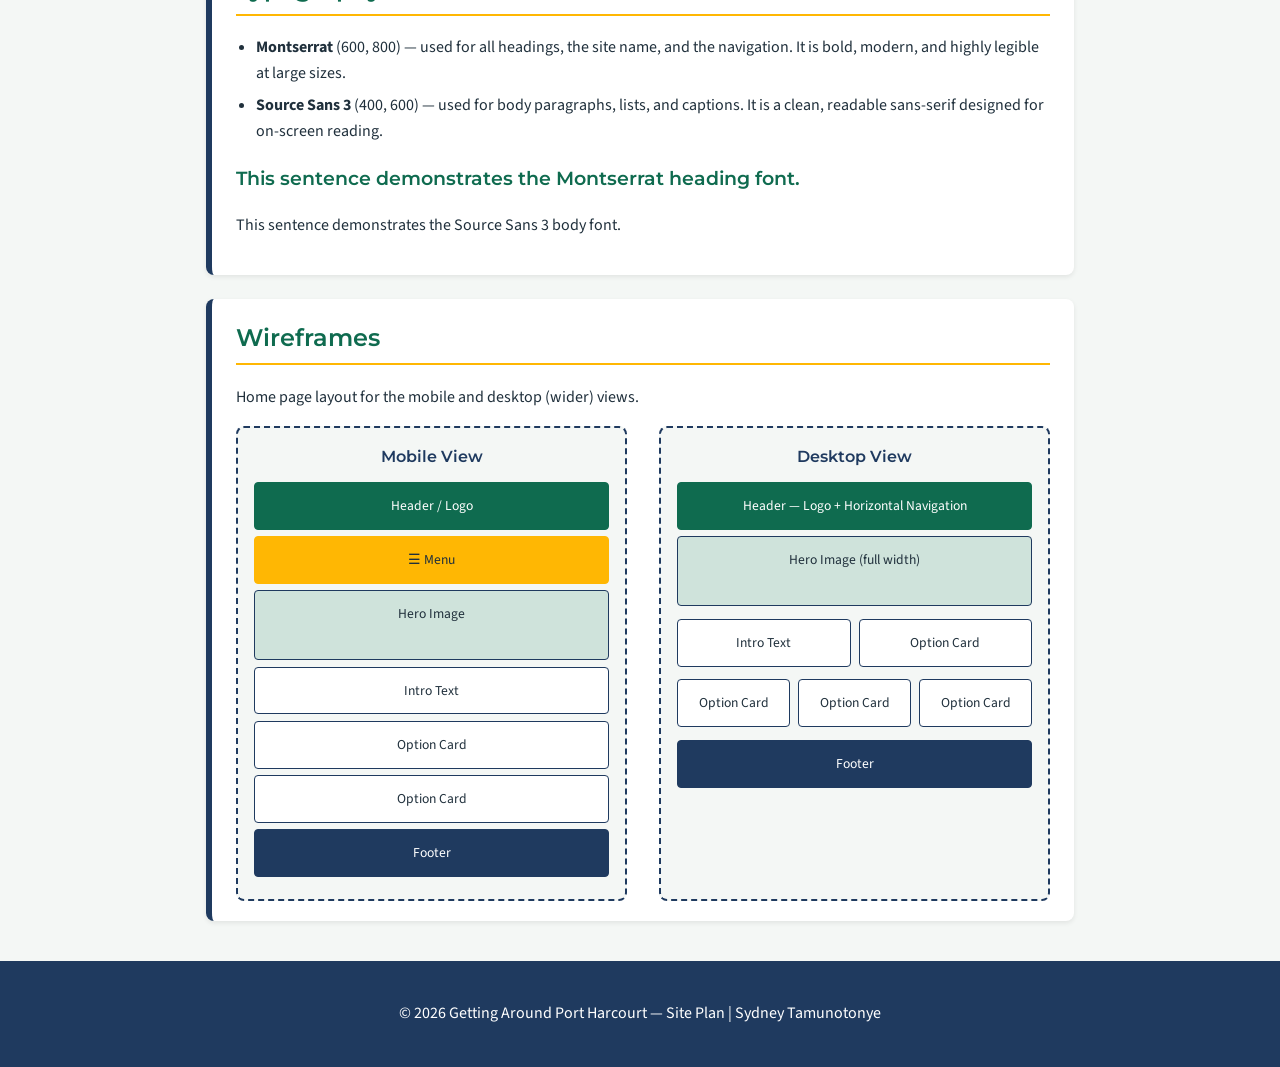
<file: project/siteplan.html>
<!DOCTYPE html>
<html lang="en">

<head>
    <meta charset="UTF-8">
    <meta name="viewport" content="width=device-width, initial-scale=1.0">
    <meta name="description"
        content="Website planning document for Getting Around Port Harcourt: A Commuter's Guide — a WDD131 project site plan.">
    <meta name="author" content="Sydney Tamunotonye">
    <title>Site Plan — Getting Around Port Harcourt</title>
    <link rel="preconnect" href="https://fonts.googleapis.com">
    <link rel="preconnect" href="https://fonts.gstatic.com" crossorigin>
    <link
        href="https://fonts.googleapis.com/css2?family=Montserrat:wght@600;800&family=Source+Sans+3:wght@400;600&display=swap"
        rel="stylesheet">
    <link rel="stylesheet" href="styles/siteplan.css">
</head>

<body>
    <header>
        <img src="images/logo.svg" alt="Port Harcourt commuter guide logo" width="64" height="64" class="logo">
        <div>
            <h1>Getting Around Port Harcourt</h1>
            <p class="tagline">A Commuter's Guide — Website Planning Document</p>
        </div>
    </header>

    <main>
        <section>
            <h2>Site Name</h2>
            <p><strong>Site Name:</strong> Getting Around Port Harcourt</p>
            <p><strong>Optional domain:</strong> phcommuterguide.com</p>
            <p>
                I chose this name because it is direct and describes exactly what the site does: help people
                understand how to move around Port Harcourt using public transport. It is easy to remember and
                clearly targets commuters — residents, students, and visitors — rather than tourists looking
                for general travel information.
            </p>
        </section>

        <section>
            <h2>Site Purpose</h2>
            <p>
                The site provides a clear, organized guide to public transport in Port Harcourt, Rivers State.
                It explains the different transport options (keke tricycles, buses, taxis, ride-hailing apps,
                and water transport), lists major routes and landmarks used for navigation, gives typical fare
                ranges and payment tips, and shares safety and etiquette advice. The goal is to give newcomers
                the confidence to use the system and to give regular commuters useful, practical reference
                information in one place.
            </p>
        </section>

        <section>
            <h2>Scenarios</h2>
            <ul>
                <li>How much should I expect to pay for a keke ride from Rumuokoro to Mile 1, and should I have
                    exact change ready?</li>
                <li>What are the busiest travel times to avoid in Port Harcourt, and how do I manage commuting
                    during the rainy season?</li>
                <li>Which transport option is safest and most affordable for a student traveling daily from
                    Choba to Trans-Amadi?</li>
            </ul>
        </section>

        <section>
            <h2>Color Schema</h2>
            <p>
                The palette is inspired by Port Harcourt's greenery and its riverside, oil-city identity. The
                colors below are applied to this document already.
            </p>

            <div class="swatches">
                <div class="swatch">
                    <div class="swatch-color" style="background:#0f6b4f;"></div>
                    <p><strong>Deep Palm Green</strong> (#0f6b4f)</p>
                    <p class="use">Used for headings, header background, and primary accents.</p>
                </div>
                <div class="swatch">
                    <div class="swatch-color" style="background:#1f3a5f;"></div>
                    <p><strong>River Blue</strong> (#1f3a5f)</p>
                    <p class="use">Used for body text, section borders, and the footer background.</p>
                </div>
                <div class="swatch">
                    <div class="swatch-color" style="background:#ffb703;"></div>
                    <p><strong>Taxi Yellow</strong> (#ffb703)</p>
                    <p class="use">Used for accent highlights, links on hover, and callout backgrounds.</p>
                </div>
                <div class="swatch">
                    <div class="swatch-color swatch-light" style="background:#f4f7f5;"></div>
                    <p><strong>Cloud White</strong> (#f4f7f5)</p>
                    <p class="use">Used for page and card background color.</p>
                </div>
            </div>
        </section>

        <section>
            <h2>Typography</h2>
            <ul>
                <li>
                    <strong>Montserrat</strong> (600, 800) — used for all headings, the site name, and the
                    navigation. It is bold, modern, and highly legible at large sizes.
                </li>
                <li>
                    <strong>Source Sans 3</strong> (400, 600) — used for body paragraphs, lists, and captions.
                    It is a clean, readable sans-serif designed for on-screen reading.
                </li>
            </ul>
            <p class="type-demo-montserrat">This sentence demonstrates the Montserrat heading font.</p>
            <p class="type-demo-source">This sentence demonstrates the Source Sans 3 body font.</p>
        </section>

        <section>
            <h2>Wireframes</h2>
            <p>Home page layout for the mobile and desktop (wider) views.</p>

            <div class="wireframes">
                <figure class="wireframe">
                    <figcaption>Mobile View</figcaption>
                    <div class="wf-box wf-header">Header / Logo</div>
                    <div class="wf-box wf-nav">☰ Menu</div>
                    <div class="wf-box wf-hero">Hero Image</div>
                    <div class="wf-box wf-content">Intro Text</div>
                    <div class="wf-box wf-card">Option Card</div>
                    <div class="wf-box wf-card">Option Card</div>
                    <div class="wf-box wf-footer">Footer</div>
                </figure>
                
                <figure class="wireframe">
                    <figcaption>Desktop View</figcaption>
                    <div class="wf-box wf-header wf-full">Header — Logo + Horizontal Navigation</div>
                    <div class="wf-box wf-hero wf-full">Hero Image (full width)</div>
                    <div class="wf-row">
                        <div class="wf-box wf-content">Intro Text</div>
                        <div class="wf-box wf-card">Option Card</div>
                    </div>
                    <div class="wf-row">
                        <div class="wf-box wf-card">Option Card</div>
                        <div class="wf-box wf-card">Option Card</div>
                        <div class="wf-box wf-card">Option Card</div>
                    </div>
                    <div class="wf-box wf-footer wf-full">Footer</div>
                </figure>
            </div>
        </section>
    </main>

    <footer>
        <p>&copy; 2026 Getting Around Port Harcourt — Site Plan | Sydney Tamunotonye</p>
    </footer>
</body>

</html>
</file>
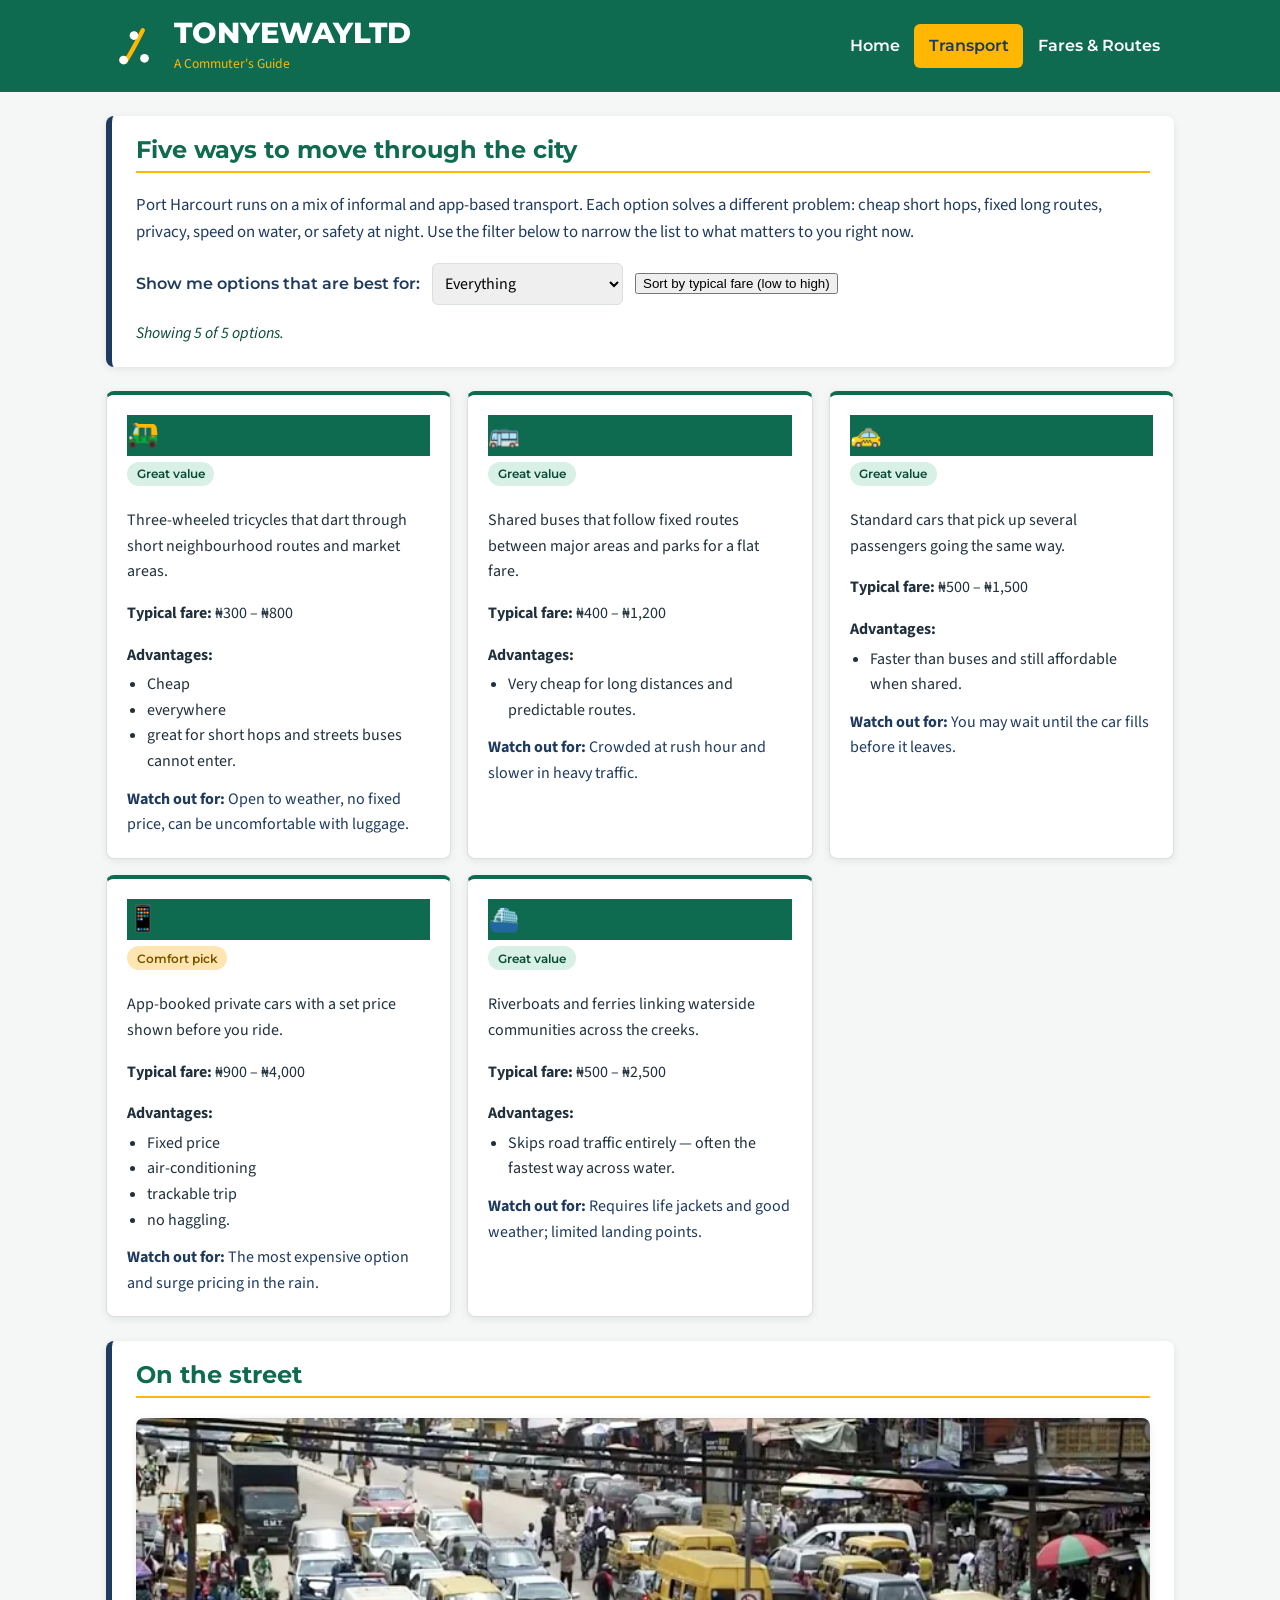
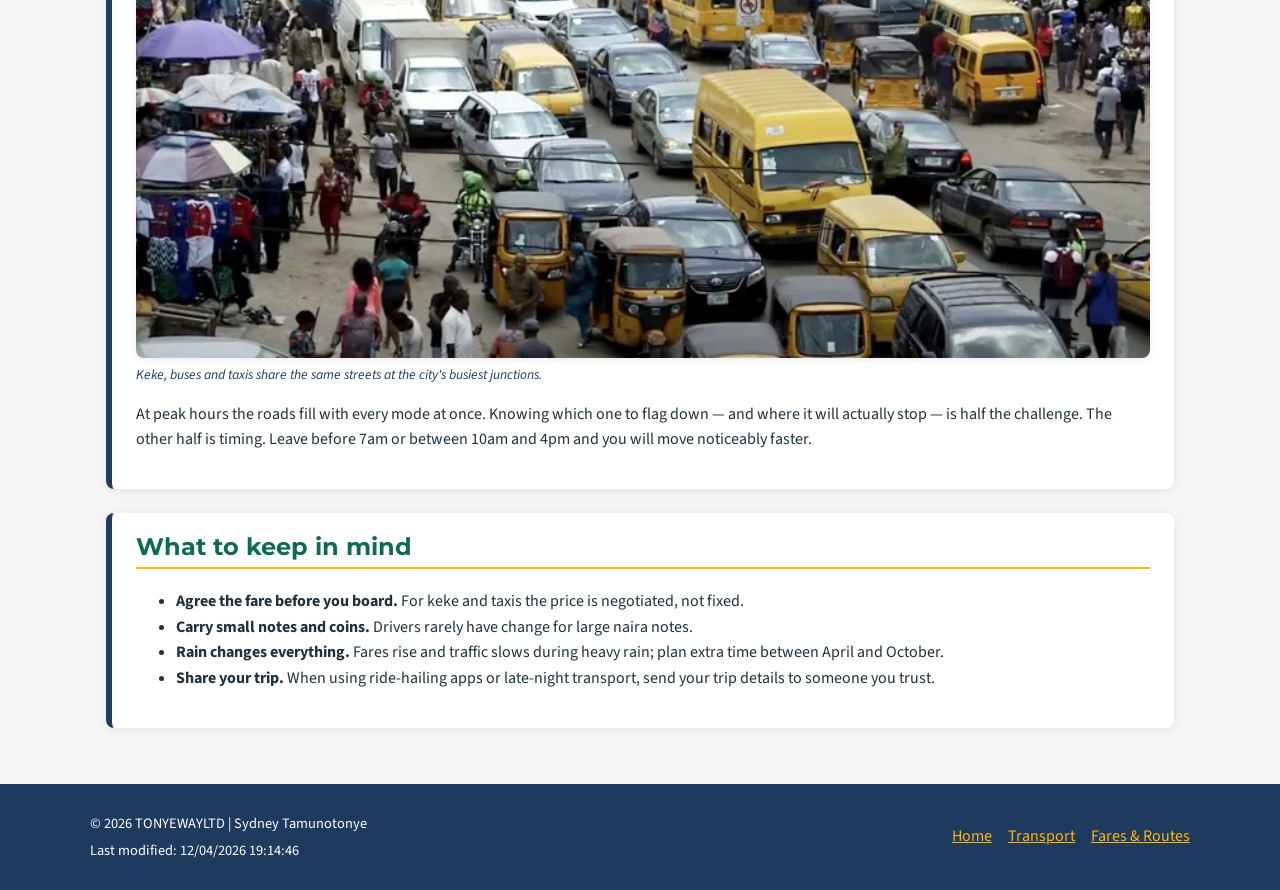
<file: project/transport.html>
<!DOCTYPE html>
<html lang="en">

<head>
    <meta charset="UTF-8">
    <meta name="viewport" content="width=device-width, initial-scale=1.0">
    <meta name="description"
        content="Compare keke tricycles, mini-buses, shared taxis, ride-hailing apps and water transport in Port Harcourt, Rivers State — pros, cons and best uses.">
    <meta name="author" content="Sydney Tamunotonye">
    <title>Transport Options | TONYEWAYLTD</title>
    <link rel="icon" href="images/logo.svg" type="image/svg+xml">
    <link rel="preconnect" href="https://fonts.googleapis.com">
    <link rel="preconnect" href="https://fonts.gstatic.com" crossorigin>
    <link
        href="https://fonts.googleapis.com/css2?family=Montserrat:wght@600;800&family=Source+Sans+3:wght@400;600&display=swap"
        rel="stylesheet">
    <link rel="stylesheet" href="styles/base.css">
    <link rel="stylesheet" href="styles/transport.css">
</head>

<body>
    <a class="skip-link" href="#main-content">Skip to main content</a>

    <header>
        <div class="header-inner">
            <a class="brand" href="index.html">
                <img src="images/logo.svg" alt="TONYEWAYLTD logo" width="56" height="56">
                <div class="brand-text">
                    <h1>TONYEWAYLTD</h1>
                    <span class="tagline">A Commuter's Guide</span>
                </div>
            </a>

            <button class="nav-toggle" id="nav-toggle" aria-expanded="false" aria-controls="primary-nav">
                <span class="bar"></span>
                <span class="bar"></span>
                <span class="bar"></span>
                <span class="visually-hidden">Menu</span>
            </button>

            <nav id="primary-nav" aria-label="Primary">
                <ul id="nav-list">
                    <li><a href="index.html">Home</a></li>
                    <li><a href="transport.html" aria-current="page">Transport</a></li>
                    <li><a href="fares.html">Fares &amp; Routes</a></li>
                </ul>
            </nav>
        </div>
    </header>

    <main id="main-content">
        <section>
            <h2>Five ways to move through the city</h2>
            <p class="page-intro">
                Port Harcourt runs on a mix of informal and app-based transport. Each option solves a different
                problem: cheap short hops, fixed long routes, privacy, speed on water, or safety at night. Use the
                filter below to narrow the list to what matters to you right now.
            </p>

            <form class="filter-bar" id="filter-form">
                <label for="filter-need">Show me options that are best for:</label>
                <select id="filter-need" name="need">
                    <option value="all">Everything</option>
                    <option value="budget">Low budget</option>
                    <option value="speed">Speed</option>
                    <option value="safety">Safety and comfort</option>
                    <option value="short">Very short trips</option>
                    <option value="long">Long or cross-city trips</option>
                </select>
                <button type="button" class="btn" id="sort-btn">Sort by typical fare (low to high)</button>
                <p class="result-count" id="result-count" aria-live="polite"></p>
            </form>
        </section>


        <div class="option-grid" id="option-grid">
        </div>

        <section>
            <h2>On the street</h2>
            <figure class="photo">
                <img src="images/transport-street.webp"
                    alt="Buses and taxis lined up along a busy road in Port Harcourt" width="800" height="425"
                    loading="lazy" decoding="async">
                <figcaption>
                    Keke, buses and taxis share the same streets at the city's busiest junctions.
                </figcaption>
            </figure>
            <p>
                At peak hours the roads fill with every mode at once. Knowing which one to flag down — and where it
                will actually stop — is half the challenge. The other half is timing. Leave before 7am or between 10am
                and 4pm and you will move noticeably faster.
            </p>
        </section>

        <section>
            <h2>What to keep in mind</h2>
            <ul>
                <li><strong>Agree the fare before you board.</strong> For keke and taxis the price is negotiated, not
                    fixed.</li>
                <li><strong>Carry small notes and coins.</strong> Drivers rarely have change for large naira notes.</li>
                <li><strong>Rain changes everything.</strong> Fares rise and traffic slows during heavy rain; plan
                    extra time between April and October.</li>
                <li><strong>Share your trip.</strong> When using ride-hailing apps or late-night transport, send your
                    trip details to someone you trust.</li>
            </ul>
        </section>
    </main>

    <footer>
        <div class="footer-inner">
            <div>
                <p>&copy; <span id="currentyear"></span> TONYEWAYLTD | Sydney Tamunotonye</p>
                <p>Last modified: <span id="lastmodified"></span></p>
            </div>
            <ul class="footer-links">
                <li><a href="index.html">Home</a></li>
                <li><a href="transport.html">Transport</a></li>
                <li><a href="fares.html">Fares &amp; Routes</a></li>
            </ul>
        </div>
    </footer>

    <script src="scripts/getdates.js" defer></script>
    <script src="scripts/nav.js" defer></script>
    <script src="scripts/data.js" defer></script>
    <script src="scripts/transport.js" defer></script>
</body>

</html>
</file>
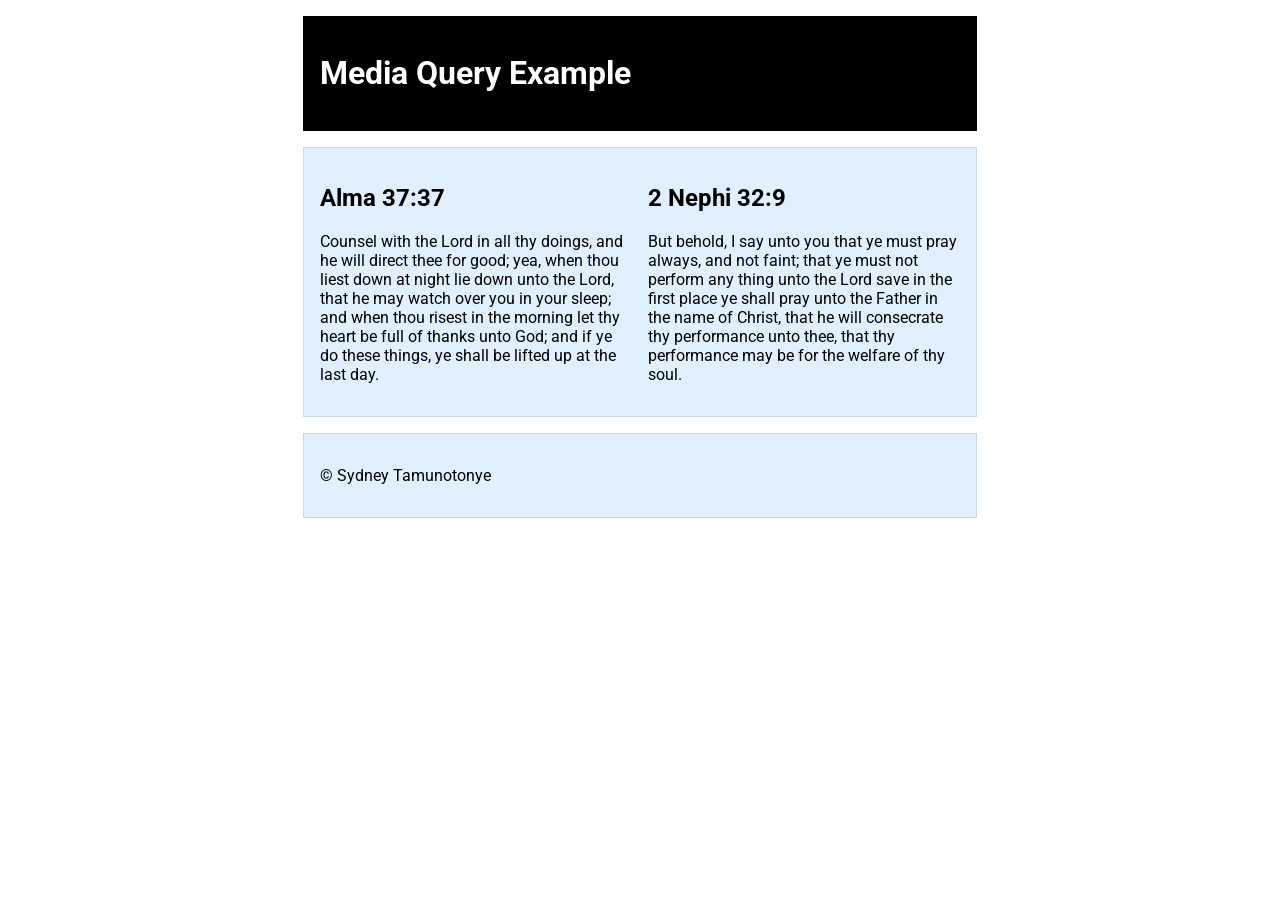
<file: WEEK02/media-query.html>
﻿<!DOCTYPE html>
<html lang="en">
<head>
    <meta charset="UTF-8">
    <meta name="viewport" content="width=device-width, initial-scale=1.0">
    <meta name="description" content="A simple demonstration of CSS media queries.">
    <meta name="author" content="Sydney Tamunotonye | WDD131 ">
    <link href="https://fonts.googleapis.com/css2?family=Barlow:wght@400;800&family=Bebas+Neue&family=Roboto:ital,wght@0,100..900;1,100..900&display=swap" rel="stylesheet">
    <link rel="stylesheet" href="media-query.css">
    <link rel="stylesheet" href="media-query-large.css" media="(min-width: 600px)">
    <title>Media Query Demo</title>
</head>
<body>
    <header>
        <h1>Media Query Example</h1>
    </header>
    <main>
        <section>
            <h2>Alma 37:37</h2>
            <p>
                Counsel with the Lord in all thy doings, and he will direct thee for good;
                yea, when thou liest down at night lie down unto the Lord, that he may watch
                over you in your sleep; and when thou risest in the morning let thy heart be
                full of thanks unto God; and if ye do these things, ye shall be lifted up at
                the last day.
            </p>
        </section>
        <section>
            <h2>2 Nephi 32:9</h2>
            <p>
                But behold, I say unto you that ye must pray always, and not faint; that ye
                must not perform any thing unto the Lord save in the first place ye shall
                pray unto the Father in the name of Christ, that he will consecrate thy
                performance unto thee, that thy performance may be for the welfare of thy soul.
            </p>
        </section>
    </main>
    <footer>
        <p>&copy; Sydney Tamunotonye </p>
    </footer>
</body>
</html>
</file>
<file: styles/base.css>
:root {
    --primary: #1a73e8;
    --secondary: #0d47a1;
    --light: #f5f7fa;
    --dark: #1b1b1b;
    --accent: #ffb300;
    --text: #333;
    --white: #ffffff;
    --border: #e0e0e0;
    --input-border: #c4c4c4;
    --muted: #777777;
    --star-empty: #bdbdbd;
    --focus-ring: rgba(26, 115, 232, 0.2);
    --shadow: rgba(0, 0, 0, 0.12);
}

* {
    box-sizing: border-box;
}

body {
    margin: 0;
    font-family: "Barlow", sans-serif;
    background-color: var(--light);
    color: var(--text);
    line-height: 1.6;
    display: flex;
    flex-direction: column;
    min-height: 100vh;
}


header {
    background: var(--primary);
    color: white;
    padding: 1.5rem 1rem;
    text-align: center;
}

header h1 {
    font-family: "Bebas Neue", sans-serif;
    font-weight: 400;
    font-size: 2.2rem;
    margin: 0;
}


nav ul {
    list-style: none;
    padding: 0;
    margin: 1rem 0 0;
    display: flex;
    justify-content: center;
    gap: 1.5rem;
    flex-wrap: wrap;
}

nav a {
    text-decoration: none;
    color: white;
    font-weight: 600;
    padding: 0.3rem 0.8rem;
    border-radius: 5px;
    transition: all 0.3s ease;
}

nav a:hover {
    background: var(--accent);
    color: var(--dark);
}


main {
    max-width: 1100px;
    margin: 2rem auto;
    padding: 1rem;
    width: 100%;
}


main h1 {
    font-family: "Bebas Neue", sans-serif;
    font-size: 2.6rem;
    color: var(--secondary);
    margin: 0 0 1.5rem;
    text-align: center;
}


.content-grid {
    display: grid;
    grid-template-columns: 2fr 1fr;
    gap: 2rem;
    align-items: start;
}


.card {
    background: white;
    padding: 1.5rem;
    border-radius: 10px;
    box-shadow: 0 2px 5px rgba(0, 0, 0, 0.12);
    border: 1px solid #e0e0e0;
}

.card h2 {
    margin-top: 0;
    font-family: "Bebas Neue", sans-serif;
    letter-spacing: 1px;
    color: var(--secondary);
}


.about-row {
    display: flex;
    align-items: flex-start;
    gap: 1.5rem;
}

.about-row p {
    flex: 1;
    text-align: left;
}

.about-row img {
    width: 140px;
    height: auto;
    border-radius: 8px;
}


.location-block {
    margin-top: 2rem;
    border-top: 1px solid #eee;
    padding-top: 1rem;
}

.location-row {
    display: flex;
    align-items: flex-start;
    gap: 1.5rem;
}

.location-row p {
    flex: 1;
    text-align: left;
}

.location-row img {
    width: 160px;
    height: auto;
    border-radius: 8px;
}


.card ul {
    list-style: none;
    padding: 0;
    margin: 0;
    text-align: left;
}

.card li {
    margin: 0.6rem 0;
    border-bottom: 1px solid #eee;
    padding-bottom: 0.4rem;
}

.card a {
    color: var(--secondary);
    font-weight: 600;
    text-decoration: none;
}

.card a:hover {
    text-decoration: underline;
}


footer {
    text-align: center;
    padding: 2rem 1rem;
    background: var(--dark);
    color: white;
    margin-top: auto;
}
</file>
<file: project/styles/base.css>
:root {
    --green: #0f6b4f;
    --green-dark: #0a4a37;
    --blue: #1f3a5f;
    --yellow: #ffb703;
    --cloud: #f4f7f5;
    --white: #ffffff;
    --text: #20303c;
    --border: #d9e0dd;

    --heading-font: "Montserrat", sans-serif;
    --body-font: "Source Sans 3", sans-serif;

    --shadow: 0 2px 8px rgba(0, 0, 0, 0.08);
    --radius: 8px;
}

* {
    box-sizing: border-box;
}

html {
    scroll-behavior: smooth;
}

body {
    margin: 0;
    font-family: var(--body-font);
    background-color: var(--cloud);
    color: var(--text);
    line-height: 1.6;
}

h1,
h2,
h3 {
    font-family: var(--heading-font);
    line-height: 1.2;
}

img {
    max-width: 100%;
    height: auto;
    display: block;
}

a {
    color: var(--green-dark);
}

a:hover,
a:focus {
    color: #b57f00;
}

.skip-link {
    position: absolute;
    left: -9999px;
    top: 0;
    background: var(--yellow);
    color: var(--blue);
    padding: 0.75rem 1rem;
    z-index: 999;
    font-weight: 600;
}

.skip-link:focus {
    left: 0;
}

header {
    background: var(--green);
    color: var(--white);
}

.header-inner {
    display: flex;
    flex-wrap: wrap;
    align-items: center;
    gap: 1rem;
    max-width: 1100px;
    margin: 0 auto;
    padding: 1rem;
}

.brand {
    display: flex;
    align-items: center;
    gap: 0.75rem;
    text-decoration: none;
    color: var(--white);
}

.brand img {
    width: 56px;
    height: 56px;
}

.brand-text h1 {
    margin: 0;
    font-size: 1.4rem;
    font-weight: 800;
}

.brand-text .tagline {
    margin: 0.15rem 0 0;
    color: var(--yellow);
    font-size: 0.85rem;
}

.nav-toggle {
    margin-left: auto;
    display: inline-flex;
    flex-direction: column;
    justify-content: center;
    gap: 5px;
    width: 44px;
    height: 44px;
    padding: 8px;
    background: transparent;
    border: 2px solid var(--white);
    border-radius: 6px;
    cursor: pointer;
}

.nav-toggle .bar {
    display: block;
    height: 3px;
    width: 100%;
    background: var(--white);
    border-radius: 2px;
    transition: transform 0.25s ease, opacity 0.25s ease;
}

.nav-toggle[aria-expanded="true"] .bar:nth-child(1) {
    transform: translateY(8px) rotate(45deg);
}

.nav-toggle[aria-expanded="true"] .bar:nth-child(2) {
    opacity: 0;
}

.nav-toggle[aria-expanded="true"] .bar:nth-child(3) {
    transform: translateY(-8px) rotate(-45deg);
}

nav {
    width: 100%;
}

nav ul {
    list-style: none;
    margin: 0;
    padding: 0;
    display: none;
    flex-direction: column;
}

nav ul.open {
    display: flex;
}

nav a {
    display: block;
    padding: 0.9rem 0.75rem;
    color: var(--white);
    text-decoration: none;
    font-family: var(--heading-font);
    font-weight: 600;
    border-top: 1px solid rgba(255, 255, 255, 0.15);
}

nav a:hover,
nav a:focus {
    background: var(--green-dark);
    color: var(--white);
}

nav a[aria-current="page"] {
    background: var(--yellow);
    color: var(--blue);
}

.ref-nav {
    display: flex;
    flex-direction: row;
    flex-wrap: wrap;
    gap: 0.25rem;
}

.ref-nav a {
    border-top: none;
    border-radius: 6px;
}

main {
    max-width: 1100px;
    margin: 0 auto;
    padding: 0 1rem 2rem;
}

section {
    background: var(--white);
    border-left: 6px solid var(--blue);
    border-radius: var(--radius);
    padding: 1.25rem 1.5rem;
    margin: 1.5rem 0;
    box-shadow: var(--shadow);
}

section h2 {
    color: var(--green);
    margin-top: 0;
    border-bottom: 2px solid var(--yellow);
    padding-bottom: 0.35rem;
}

.page-intro {
    font-size: 1.05rem;
    color: var(--blue);
}


footer {
    background: var(--blue);
    color: var(--white);
    padding: 1.5rem 1rem;
}

.footer-inner {
    max-width: 1100px;
    margin: 0 auto;
    display: flex;
    flex-wrap: wrap;
    gap: 1rem;
    justify-content: space-between;
    align-items: center;
}

footer a {
    color: var(--yellow);
}

footer a:hover,
footer a:focus {
    color: var(--white);
}

.footer-links {
    list-style: none;
    display: flex;
    flex-wrap: wrap;
    gap: 1rem;
    margin: 0;
    padding: 0;
}

footer p {
    margin: 0.25rem 0;
    font-size: 0.9rem;
}

.visually-hidden {
    position: absolute;
    width: 1px;
    height: 1px;
    overflow: hidden;
    clip: rect(0 0 0 0);
    white-space: nowrap;
}

.photo {
    margin: 1rem 0;
}

.photo img {
    border-radius: var(--radius);
    box-shadow: var(--shadow);
    width: 100%;
}

.photo figcaption {
    font-size: 0.85rem;
    color: var(--blue);
    font-style: italic;
    padding-top: 0.4rem;
}

@media (min-width: 760px) {
    .nav-toggle {
        display: none;
    }

    .brand-text h1 {
        font-size: 1.8rem;
    }

    nav {
        width: auto;
        margin-left: auto;
    }

    nav ul {
        display: flex;
        flex-direction: row;
    }

    nav a {
        border-top: none;
        border-radius: 6px;
        padding: 0.6rem 0.9rem;
    }
}
</file>
<file: project/styles/home.css>
.hero {
    position: relative;
    margin: 1.5rem 0;
    border-radius: var(--radius);
    overflow: hidden;
    box-shadow: var(--shadow);
}

.hero img {
    width: 100%;
    height: 260px;
    object-fit: cover;
}

.hero-caption {
    background: rgba(15, 107, 79, 0.92);
    color: var(--white);
    padding: 1rem 1.25rem;
}

.hero-caption h2 {
    margin: 0 0 0.4rem;
    font-size: 1.4rem;
}

.hero-caption p {
    margin: 0 0 0.75rem;
    color: var(--yellow);
}

.btn {
    display: inline-block;
    background: var(--yellow);
    color: var(--blue);
    font-family: var(--heading-font);
    font-weight: 600;
    text-decoration: none;
    padding: 0.6rem 1.1rem;
    border-radius: 6px;
    border: none;
    cursor: pointer;
    transition: background 0.2s ease, transform 0.1s ease;
}

.btn:hover,
.btn:focus {
    background: #ffd15c;
    color: var(--blue);
    transform: translateY(-1px);
}

.greeting-note {
    margin-top: -0.5rem;
    margin-bottom: 1rem;
    font-style: italic;
    color: var(--green-dark);
    border-left: 4px solid var(--yellow);
    padding-left: 0.75rem;
}

.stats {
    display: grid;
    grid-template-columns: repeat(2, 1fr);
    gap: 0.75rem;
    margin-top: 1rem;
}

.stat-card {
    background: var(--green);
    color: var(--white);
    border-radius: var(--radius);
    padding: 1rem;
    text-align: center;
    display: flex;
    flex-direction: column;
    gap: 0.25rem;
}

.stat-value {
    font-family: var(--heading-font);
    font-weight: 800;
    font-size: 1.6rem;
    color: var(--yellow);
}

.stat-label {
    font-size: 0.85rem;
}

.scenario-grid {
    display: grid;
    grid-template-columns: 1fr;
    gap: 1rem;
    margin-top: 1rem;
}

.scenario {
    background: var(--cloud);
    border: 1px solid var(--border);
    border-top: 4px solid var(--green);
    border-radius: var(--radius);
    padding: 1rem;
}

.scenario h3 {
    color: var(--blue);
    margin: 0 0 0.5rem;
}

@media (min-width: 640px) {
    .hero img {
        height: 380px;
    }

    .hero-caption {
        position: absolute;
        left: 0;
        bottom: 0;
        right: 0;
        background: rgba(15, 107, 79, 0.85);
        padding: 1.5rem;
    }

    .hero-caption h2 {
        font-size: 2rem;
    }

    .stats {
        grid-template-columns: repeat(3, 1fr);
    }

    .scenario-grid {
        grid-template-columns: repeat(3, 1fr);
    }
}
</file>
<file: styles/form.css>
.review-form {
    background: var(--white);
    padding: 1.75rem;
    border-radius: 10px;
    box-shadow: 0 2px 8px var(--shadow);
    border: 1px solid var(--border);
    max-width: 640px;
    margin: 0 auto;
}

.form-field {
    display: flex;
    flex-direction: column;
    margin-bottom: 1.5rem;
    border: none;
    padding: 0;
}

.form-field>label,
.form-field legend {
    font-weight: 600;
    color: var(--secondary);
    margin-bottom: 0.4rem;
    font-size: 1.05rem;
}

.optional {
    font-weight: 400;
    color: var(--muted);
    font-size: 0.85rem;
}

input[type="text"],
input[type="date"],
select,
textarea {
    width: 100%;
    padding: 0.7rem;
    font-family: inherit;
    font-size: 1rem;
    color: var(--text);
    border: 1px solid var(--input-border);
    border-radius: 6px;
    background: var(--white);
    transition: border-color 0.2s ease, box-shadow 0.2s ease;
}

input[type="text"]:focus,
input[type="date"]:focus,
select:focus,
textarea:focus {
    outline: none;
    border-color: var(--primary);
    box-shadow: 0 0 0 3px var(--focus-ring);
}

textarea {
    resize: vertical;
    min-height: 120px;
}

.rating-group {
    display: flex;
    gap: 0.25rem;
    flex-wrap: wrap;
}

.rating-item {
    position: relative;
}

.rating-item input[type="radio"] {
    position: absolute;
    opacity: 0;
    width: 2.6rem;
    height: 2.6rem;
    margin: 0;
    cursor: pointer;
    z-index: 2;
}

.rating-item label {
    display: flex;
    align-items: center;
    justify-content: center;
    font-size: 2.6rem;
    line-height: 1;
    color: var(--star-empty);
    cursor: pointer;
    transition: color 0.15s ease, transform 0.15s ease;
}

.rating-item label:hover {
    transform: scale(1.1);
}

.rating-item input[type="radio"]:checked+label {
    color: var(--accent);
}

.rating-item input[type="radio"]:focus-visible+label {
    outline: 2px solid var(--primary);
    outline-offset: 2px;
    border-radius: 4px;
}

.features-group {
    display: grid;
    grid-template-columns: 1fr 1fr;
    gap: 0.6rem;
}

.feature-item {
    display: flex;
    align-items: center;
    gap: 0.5rem;
}

.feature-item input[type="checkbox"] {
    width: 1.25rem;
    height: 1.25rem;
    accent-color: var(--primary);
    cursor: pointer;
}

.feature-item label {
    font-weight: 400;
    color: var(--text);
    margin: 0;
    cursor: pointer;
}


.submit-field {
    margin-bottom: 0;
}

.submit-btn {
    width: 100%;
    padding: 0.9rem 1rem;
    font-family: "Barlow", sans-serif;
    font-size: 1.15rem;
    font-weight: 800;
    letter-spacing: 0.5px;
    color: var(--white);
    background: var(--primary);
    border: none;
    border-radius: 8px;
    cursor: pointer;
    transition: background 0.25s ease, transform 0.1s ease;
}

.submit-btn:hover {
    background: var(--secondary);
}

.submit-btn:active {
    transform: scale(0.99);
}

.submit-btn:focus-visible {
    outline: 3px solid var(--accent);
    outline-offset: 2px;
}


.confirmation {
    max-width: 640px;
    margin: 0 auto;
    text-align: center;
}

.confirmation-message {
    font-size: 1.15rem;
    margin-top: 0;
}

.review-counter {
    font-size: 1.35rem;
    font-weight: 600;
    color: var(--secondary);
    background: var(--light);
    padding: 1rem;
    border-radius: 8px;
    border: 1px solid var(--border);
}

.review-counter span {
    display: inline-block;
    min-width: 2rem;
    font-family: "Bebas Neue", sans-serif;
    font-size: 1.8rem;
    color: var(--primary);
}

.back-link {
    display: inline-block;
    margin-top: 0.5rem;
    color: var(--secondary);
    font-weight: 600;
    text-decoration: none;
}

.back-link:hover {
    text-decoration: underline;
}

@media (min-width: 600px) {
    .review-form {
        padding: 2.5rem;
    }
}
</file>
<file: styles/place.css>
:root {
    --primary: #008751;
    --primary-dark: #006b40;
    --secondary: #ffffff;
    --accent: #c8102e;
    --light: #f5f7fa;
    --dark: #1b1b1b;
    --text: #222;
    --on-primary: #ffffff;
    --shadow: rgba(0, 0, 0, 0.12);
}

* {
    box-sizing: border-box;
}

body {
    margin: 0;
    font-family: "Barlow", sans-serif;
    background-color: var(--light);
    color: var(--text);
    line-height: 1.6;
    display: flex;
    flex-direction: column;
    min-height: 100vh;
}


header {
    background: var(--primary);
    color: var(--on-primary);
    padding: 1rem;
    display: flex;
    flex-wrap: wrap;
    align-items: center;
    justify-content: space-between;
}

.site-name {
    font-family: "Bebas Neue", sans-serif;
    font-size: 2rem;
    letter-spacing: 1px;
}

.hamburger {
    background: none;
    border: 2px solid var(--on-primary);
    border-radius: 5px;
    color: var(--on-primary);
    cursor: pointer;
    font-size: 1.6rem;
    line-height: 1;
    padding: 0.2rem 0.5rem;
}

.hamburger::before {
    content: "\2630";
    /* hamburger */
}

.hamburger.open::before {
    content: "\2715";
    /* X */
}

nav {
    flex-basis: 100%;
    display: none;
}

nav.open {
    display: block;
}

nav ul {
    display: flex;
    flex-direction: column;
    list-style: none;
    padding: 0;
    margin: 0.5rem 0 0;
}

nav a {
    display: block;
    padding: 0.75rem 1rem;
    text-decoration: none;
    color: var(--on-primary);
    font-weight: 600;
    transition: all 0.3s ease;
}

nav a:hover {
    background: var(--primary-dark);
}


main {
    max-width: 900px;
    margin: 0 auto;
    padding: 1rem;
    width: 100%;
    flex: 1;
}

main h1 {
    font-family: "Bebas Neue", sans-serif;
    font-size: 2.4rem;
    color: var(--primary-dark);
    text-align: center;
    margin: 0 0 1rem;
}


.hero img {
    width: 100%;
    height: auto;
    display: block;
    border-radius: 10px;
}


.card {
    background: var(--secondary);
    border-radius: 10px;
    padding: 1.25rem;
    box-shadow: 0 2px 5px var(--shadow);
    margin-top: 1.5rem;
}

.card h2 {
    font-family: "Bebas Neue", sans-serif;
    letter-spacing: 1px;
    color: var(--primary-dark);
    margin-top: 0;
    border-bottom: 2px solid var(--primary);
    padding-bottom: 0.25rem;
}


.data dl {
    margin: 0;
    display: grid;
    grid-template-columns: auto 1fr;
    gap: 0.4rem 1rem;
}

.data dt {
    font-weight: 800;
    color: var(--primary-dark);
}

.data dd {
    margin: 0;
}


.weather-icon {
    display: block;
    margin: 0 auto 0.5rem;
    width: 60px;
    height: 60px;
}

.weather ul {
    list-style: none;
    padding: 0;
    margin: 0;
}

.weather li {
    padding: 0.25rem 0;
    border-bottom: 1px solid var(--light);
}


footer {
    text-align: center;
    padding: 1.5rem 1rem;
    background: var(--dark);
    color: var(--on-primary);
    margin-top: auto;
}


@media (min-width: 768px) {

    header {
        padding: 1rem 2rem;
        flex-wrap: nowrap;
        gap: 2rem;
    }

    .hamburger {
        display: none;
    }

    nav {
        display: block;
        flex-basis: auto;
    }

    nav ul {
        flex-direction: row;
        margin: 0;
        gap: 0.5rem;
    }

    nav a {
        padding: 0.5rem 1rem;
        border-radius: 5px;
    }

    main h1 {
        font-size: 3rem;
    }


    .info-grid {
        display: grid;
        grid-template-columns: 1fr 1fr;
        gap: 1.5rem;
    }

    .card {
        margin-top: 1.5rem;
    }


    .weather-icon {
        display: none;
    }

    .weather h2::after {
        content: " \26C5";
        margin-left: 0.4rem;
    }
}
</file>
<file: styles/temples.css>
:root {
    --primary: #1a73e8;
    --secondary: #0d47a1;
    --light: #f5f7fa;
    --dark: #1b1b1b;
    --accent: #ffb300;
    --text: #222;
}

* {
    box-sizing: border-box;
}

body {
    margin: 0;
    font-family: "Barlow", sans-serif;
    background-color: var(--light);
    color: var(--text);
    line-height: 1.6;
    display: flex;
    flex-direction: column;
    min-height: 100vh;
}


header {
    background: var(--primary);
    color: white;
    padding: 1rem;
    display: flex;
    flex-wrap: wrap;
    align-items: center;
    justify-content: space-between;
}

.site-name {
    font-family: "Bebas Neue", sans-serif;
    font-size: 2rem;
    letter-spacing: 1px;
}


.hamburger {
    background: none;
    border: 2px solid white;
    border-radius: 5px;
    color: white;
    cursor: pointer;
    font-size: 1.6rem;
    line-height: 1;
    padding: 0.2rem 0.5rem;
}

.hamburger::before {
    content: "\2630";
}

.hamburger.open::before {
    content: "\2715";
}


nav {
    flex-basis: 100%;
    display: none;
}

nav.open {
    display: block;
}

nav ul {
    display: flex;
    flex-direction: column;
    list-style: none;
    padding: 0;
    margin: 0.5rem 0 0;
}

nav a {
    display: block;
    padding: 0.75rem 1rem;
    text-decoration: none;
    color: white;
    font-weight: 600;
    transition: all 0.3s ease;
}

nav a:hover {
    background: var(--accent);
    color: var(--dark);
}


main {
    max-width: 800px;
    margin: 0 auto;
    padding: 1rem;
    width: 100%;
    flex: 1;
}

main h1 {
    font-family: "Bebas Neue", sans-serif;
    font-size: 2.4rem;
    color: var(--secondary);
    text-align: center;
    margin: 0 0 1rem;
}


.album {
    display: grid;
    grid-template-columns: 1fr;
    gap: 1.5rem;
}

figure {
    margin: 0;
    background: white;
    border-radius: 10px;
    overflow: hidden;
    box-shadow: 0 2px 5px rgba(0, 0, 0, 0.12);
    text-align: center;
}

figure img {
    width: 100%;
    height: auto;
    display: block;
}

figcaption {
    font-family: "Bebas Neue", sans-serif;
    letter-spacing: 1px;
    color: var(--secondary);
    padding: 0.75rem;
}


footer {
    text-align: center;
    padding: 1.5rem 1rem;
    background: var(--dark);
    color: white;
    margin-top: auto;
}
</file>
<file: styles/temples-large.css>
@media (min-width: 640px) {

   
    header {
        padding: 1rem 2rem;
        flex-wrap: nowrap;
        gap: 2rem;
    }

    
    .hamburger {
        display: none;
    }

    nav {
        display: block;
        flex-basis: auto;
    }

    nav ul {
        flex-direction: row;
        margin: 0;
        gap: 0.5rem;
    }

    nav a {
        padding: 0.5rem 1rem;
    }

    
    .album {
        grid-template-columns: repeat(auto-fit, minmax(220px, 1fr));
    }

    main h1 {
        font-size: 3rem;
    }
}
</file>
<file: project/styles/fares.css>
.table-wrap {
    overflow-x: auto;
    margin-top: 1rem;
}

table {
    width: 100%;
    border-collapse: collapse;
    min-width: 480px;
}

caption {
    text-align: left;
    font-style: italic;
    color: var(--blue);
    padding-bottom: 0.5rem;
}

th,
td {
    text-align: left;
    padding: 0.6rem 0.75rem;
    border-bottom: 1px solid var(--border);
}

thead th {
    background: var(--green);
    color: var(--white);
    font-family: var(--heading-font);
}

tbody th {
    color: var(--blue);
}

tbody tr:nth-child(even) {
    background: var(--cloud);
}

.calculator {
    display: flex;
    flex-wrap: wrap;
    gap: 0.75rem;
    align-items: flex-end;
    margin-top: 1rem;
}

.field {
    display: flex;
    flex-direction: column;
    gap: 0.3rem;
    margin-bottom: 1rem;
}

.field label {
    font-family: var(--heading-font);
    font-weight: 600;
    color: var(--blue);
}

.field input,
.field select,
.field textarea {
    padding: 0.6rem;
    border: 1px solid var(--border);
    border-radius: 6px;
    font-family: var(--body-font);
    font-size: 1rem;
    width: 100%;
}

.field input:focus,
.field select:focus,
.field textarea:focus {
    outline: 2px solid var(--yellow);
    border-color: var(--green);
}

.calc-output {
    width: 100%;
    margin: 0.5rem 0 0;
    padding: 0.75rem 1rem;
    background: var(--cloud);
    border-left: 4px solid var(--green);
    border-radius: 6px;
    font-weight: 600;
    color: var(--green-dark);
}

.landmark-grid {
    display: grid;
    grid-template-columns: 1fr;
    gap: 1rem;
    margin-top: 1rem;
}

.landmark-card {
    background: var(--cloud);
    border: 1px solid var(--border);
    border-left: 4px solid var(--yellow);
    border-radius: var(--radius);
    padding: 1rem;
}

.landmark-card h3 {
    margin: 0 0 0.35rem;
    color: var(--green);
}

.landmark-card p {
    margin: 0;
}

/* Form */
fieldset {
    border: 1px solid var(--border);
    border-radius: var(--radius);
    padding: 1rem;
    margin: 0 0 1rem;
}

legend {
    font-family: var(--heading-font);
    font-weight: 600;
    color: var(--blue);
    padding: 0 0.5rem;
}

.radio-row {
    display: flex;
    flex-wrap: wrap;
    gap: 1rem;
}

.radio-row label {
    display: flex;
    align-items: center;
    gap: 0.4rem;
    font-weight: 600;
}

.req {
    color: #b00020;
    font-weight: 400;
    font-size: 0.85rem;
}

.form-status {
    margin-top: 1rem;
    padding: 0.75rem 1rem;
    border-radius: 6px;
    font-weight: 600;
}

.form-status.success {
    background: #d8f0e5;
    color: var(--green-dark);
    border-left: 4px solid var(--green);
}

.form-status.error {
    background: #ffe0e0;
    color: #8a1010;
    border-left: 4px solid #b00020;
}

#tips-list li {
    margin: 0.5rem 0;
}

@media (min-width: 700px) {
    .landmark-grid {
        grid-template-columns: repeat(3, 1fr);
    }

    .calculator .field {
        flex: 1;
        min-width: 200px;
    }
}
</file>
<file: project/styles/siteplan.css>
:root {
    --green: #0f6b4f;
    --blue: #1f3a5f;
    --yellow: #ffb703;
    --cloud: #f4f7f5;
    --white: #ffffff;
    --text: #20303c;

    --heading-font: "Montserrat", sans-serif;
    --body-font: "Source Sans 3", sans-serif;
}

* {
    box-sizing: border-box;
}

body {
    margin: 0;
    font-family: var(--body-font);
    background-color: var(--cloud);
    color: var(--text);
    line-height: 1.6;
}

header {
    display: flex;
    flex-wrap: wrap;
    align-items: center;
    gap: 1rem;
    background: var(--green);
    color: var(--white);
    padding: 1.5rem;
}

.logo {
    width: 64px;
    height: 64px;
}

header h1 {
    font-family: var(--heading-font);
    font-weight: 800;
    margin: 0;
    font-size: 1.8rem;
}

.tagline {
    margin: 0.25rem 0 0;
    color: var(--yellow);
    font-size: 1rem;
}

main {
    max-width: 900px;
    margin: 0 auto;
    padding: 1rem;
}

section {
    background: var(--white);
    border-left: 6px solid var(--blue);
    border-radius: 8px;
    padding: 1.25rem 1.5rem;
    margin: 1.5rem 0;
    box-shadow: 0 2px 5px rgba(0, 0, 0, 0.08);
}

h2 {
    font-family: var(--heading-font);
    font-weight: 600;
    color: var(--green);
    margin-top: 0;
    border-bottom: 2px solid var(--yellow);
    padding-bottom: 0.35rem;
}

h2 + p,
h2 + ul {
    margin-top: 0.75rem;
}

ul {
    padding-left: 1.25rem;
}

li {
    margin: 0.4rem 0;
}

.swatches {
    display: grid;
    grid-template-columns: 1fr;
    gap: 1rem;
    margin-top: 1rem;
}

.swatch {
    border: 1px solid #d9e0dd;
    border-radius: 6px;
    padding: 0.75rem;
    background: var(--cloud);
}

.swatch-color {
    height: 60px;
    border-radius: 4px;
    margin-bottom: 0.5rem;
}

.swatch-light {
    border: 1px solid #d9e0dd;
}

.swatch p {
    margin: 0.25rem 0;
}

.swatch .use {
    font-size: 0.9rem;
    color: var(--blue);
}

.type-demo-montserrat {
    font-family: var(--heading-font);
    font-weight: 600;
    font-size: 1.2rem;
    color: var(--green);
}

.type-demo-source {
    font-family: var(--body-font);
    font-size: 1rem;
}

.wireframes {
    display: grid;
    grid-template-columns: 1fr;
    gap: 2rem;
    margin-top: 1rem;
}

.wireframe {
    margin: 0;
    border: 2px dashed var(--blue);
    border-radius: 8px;
    padding: 1rem;
    background: var(--cloud);
}

.wireframe figcaption {
    font-family: var(--heading-font);
    font-weight: 600;
    color: var(--blue);
    text-align: center;
    margin-bottom: 0.75rem;
}

.wf-box {
    background: var(--white);
    border: 1px solid var(--blue);
    border-radius: 4px;
    padding: 0.75rem;
    text-align: center;
    font-size: 0.85rem;
    margin: 0.4rem 0;
}

.wf-header {
    background: var(--green);
    color: var(--white);
    border-color: var(--green);
}

.wf-nav {
    background: var(--yellow);
    border-color: var(--yellow);
}

.wf-hero {
    background: #cfe3db;
    min-height: 70px;
}

.wf-footer {
    background: var(--blue);
    color: var(--white);
    border-color: var(--blue);
}

.wf-row {
    display: flex;
    gap: 0.5rem;
}

.wf-row .wf-box {
    flex: 1;
}

footer {
    text-align: center;
    background: var(--blue);
    color: var(--white);
    padding: 1.5rem;
}

@media (min-width: 640px) {

    header h1 {
        font-size: 2.2rem;
    }

    .swatches {
        grid-template-columns: repeat(2, 1fr);
    }

    .wireframes {
        grid-template-columns: repeat(2, 1fr);
    }
}
</file>
<file: project/styles/transport.css>
.filter-bar {
    display: flex;
    flex-wrap: wrap;
    align-items: center;
    gap: 0.75rem;
    margin-top: 1rem;
}

.filter-bar label {
    font-family: var(--heading-font);
    font-weight: 600;
    color: var(--blue);
}

.filter-bar select {
    padding: 0.5rem;
    border: 1px solid var(--border);
    border-radius: 6px;
    font-family: var(--body-font);
    font-size: 1rem;
}

.result-count {
    width: 100%;
    margin: 0.25rem 0 0;
    color: var(--green-dark);
    font-style: italic;
}

.option-grid {
    display: grid;
    grid-template-columns: 1fr;
    gap: 1rem;
    margin: 1.5rem 0;
}

.option-card {
    background: var(--white);
    border-radius: var(--radius);
    border: 1px solid var(--border);
    border-top: 4px solid var(--green);
    box-shadow: var(--shadow);
    padding: 1.25rem;
}

.option-head {
    display: flex;
    align-items: center;
    gap: 0.6rem;
}

.option-head h3 {
    margin: 0;
    color: var(--green);
    font-size: 1.2rem;
}

.option-icon {
    font-size: 1.6rem;
}

.badge {
    display: inline-block;
    font-size: 0.75rem;
    font-family: var(--heading-font);
    font-weight: 600;
    padding: 0.15rem 0.6rem;
    border-radius: 999px;
    margin: 0.4rem 0;
}

.badge-value {
    background: #d8f0e5;
    color: var(--green-dark);
}

.badge-premium {
    background: #ffe6b0;
    color: #7a5300;
}

.option-fare {
    margin: 0.5rem 0;
}

.option-pros {
    margin-bottom: 0.25rem;
}

.option-card ul {
    margin: 0 0 0.75rem;
    padding-left: 1.25rem;
}

.option-cons {
    margin: 0;
    color: var(--blue);
}

.empty {
    grid-column: 1 / -1;
    text-align: center;
    padding: 2rem;
    background: var(--white);
    border-radius: var(--radius);
    border: 1px dashed var(--border);
}

@media (min-width: 700px) {
    .option-grid {
        grid-template-columns: repeat(2, 1fr);
    }
}

@media (min-width: 1000px) {
    .option-grid {
        grid-template-columns: repeat(3, 1fr);
    }
}
</file>
<file: WEEK02/media-query.css>
﻿body {
    font-family: "Roboto", sans-serif;
    margin: 0;
}

header,
main,
footer {
    max-width: 640px;
    margin: 1rem auto;
    border: 1px solid rgba(0, 0, 0, 0.1);
    padding: 1rem;
    background-color: #e0f0ff;
}

main {
    display: grid;
    grid-template-columns: 1fr;
    gap: 1rem;
}
</file>
<file: WEEK02/media-query-large.css>
﻿@media (min-width: 500px) {
    header {
        background-color: black;
        color: white;
    }

    main {
        grid-template-columns: 1fr 1fr;
    }
}
</file>
